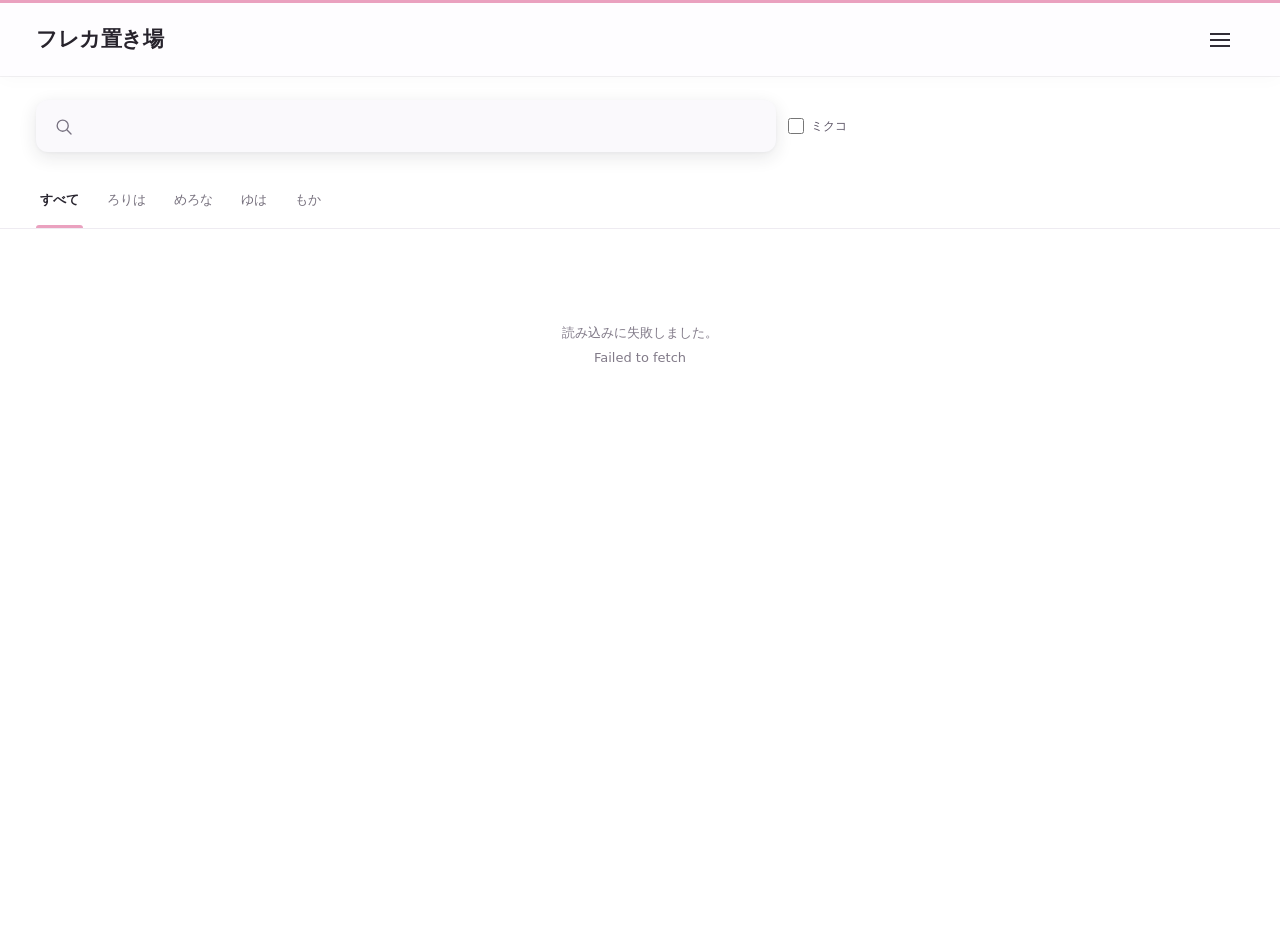
<file: index.html>
<!doctype html><html lang="ja"><head><meta charset="UTF-8"><meta name="viewport" content="width=device-width,initial-scale=1"><meta name="theme-color" content="#ffffff"><title>フレカ置き場 - メイン</title><link rel="stylesheet" href="assets/style.css?v=fixed-desktop-card-viewer-20261123"></head><body data-page="view"><div id="app"></div><script src="assets/config.js"></script><script src="assets/initial-colors.js"></script><script src="assets/core.js?v=site-a-newest-first-20261125"></script><script src="assets/view.js?v=site-a-newest-first-20261125"></script></body></html>
</file>
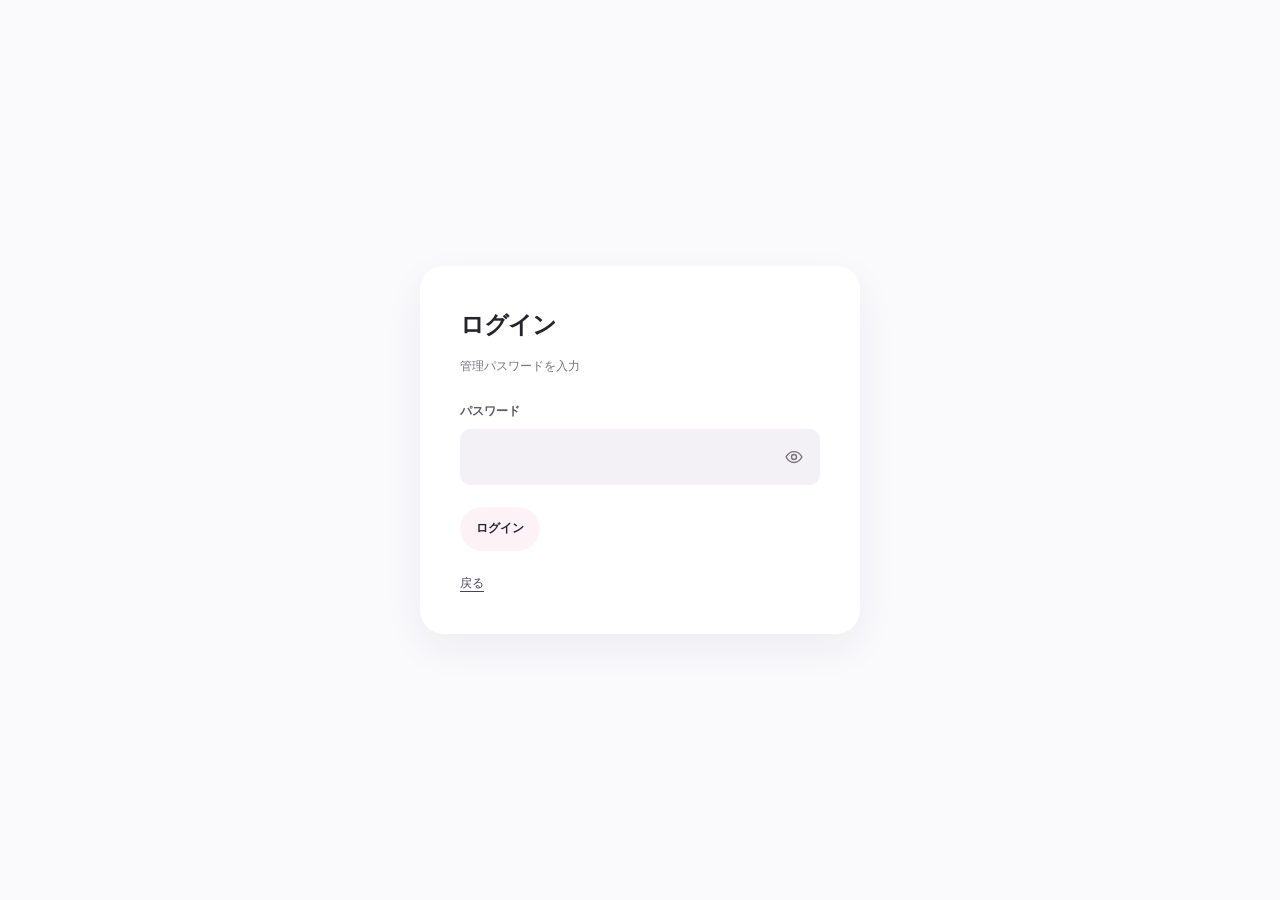
<file: edit.html>
<!doctype html><html lang="ja"><head><meta charset="UTF-8"><meta name="viewport" content="width=device-width,initial-scale=1"><meta name="theme-color" content="#ffffff"><title>フレカ置き場 - メイン</title><link rel="stylesheet" href="assets/style.css?v=mobile-inline-flags-20261126"></head><body data-page="edit"><div id="app"></div><script src="assets/config.js"></script><script src="assets/core.js?v=site-a-newest-first-20261125"></script><script src="assets/edit.js?v=autocomplete-full-replace-20261126"></script></body></html>
</file>
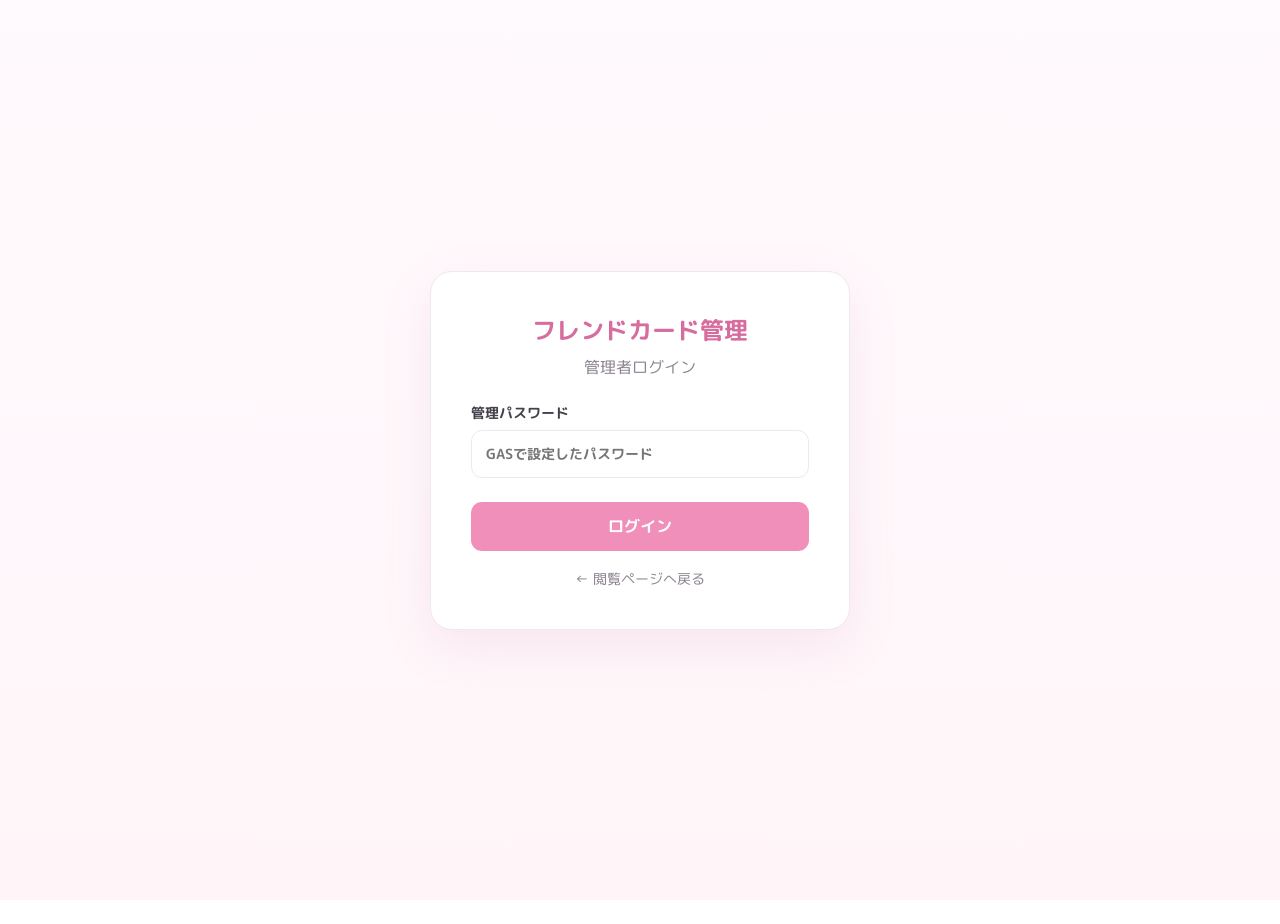
<file: legacy-edit.html>
<!doctype html><html lang="ja"><head><meta charset="utf-8"><meta name="viewport" content="width=device-width,initial-scale=1"><meta name="theme-color" content="#ffffff"><title>フレンドカード管理</title><link rel="preconnect" href="https://fonts.googleapis.com"><link rel="preconnect" href="https://fonts.gstatic.com" crossorigin><link href="https://fonts.googleapis.com/css2?family=M+PLUS+Rounded+1c:wght@400;500;600;700&display=swap" rel="stylesheet"><link rel="stylesheet" href="assets/legacy-style.css"></head><body><script src="assets/legacy-config.js"></script><script src="assets/legacy-edit.js"></script></body></html>
</file>
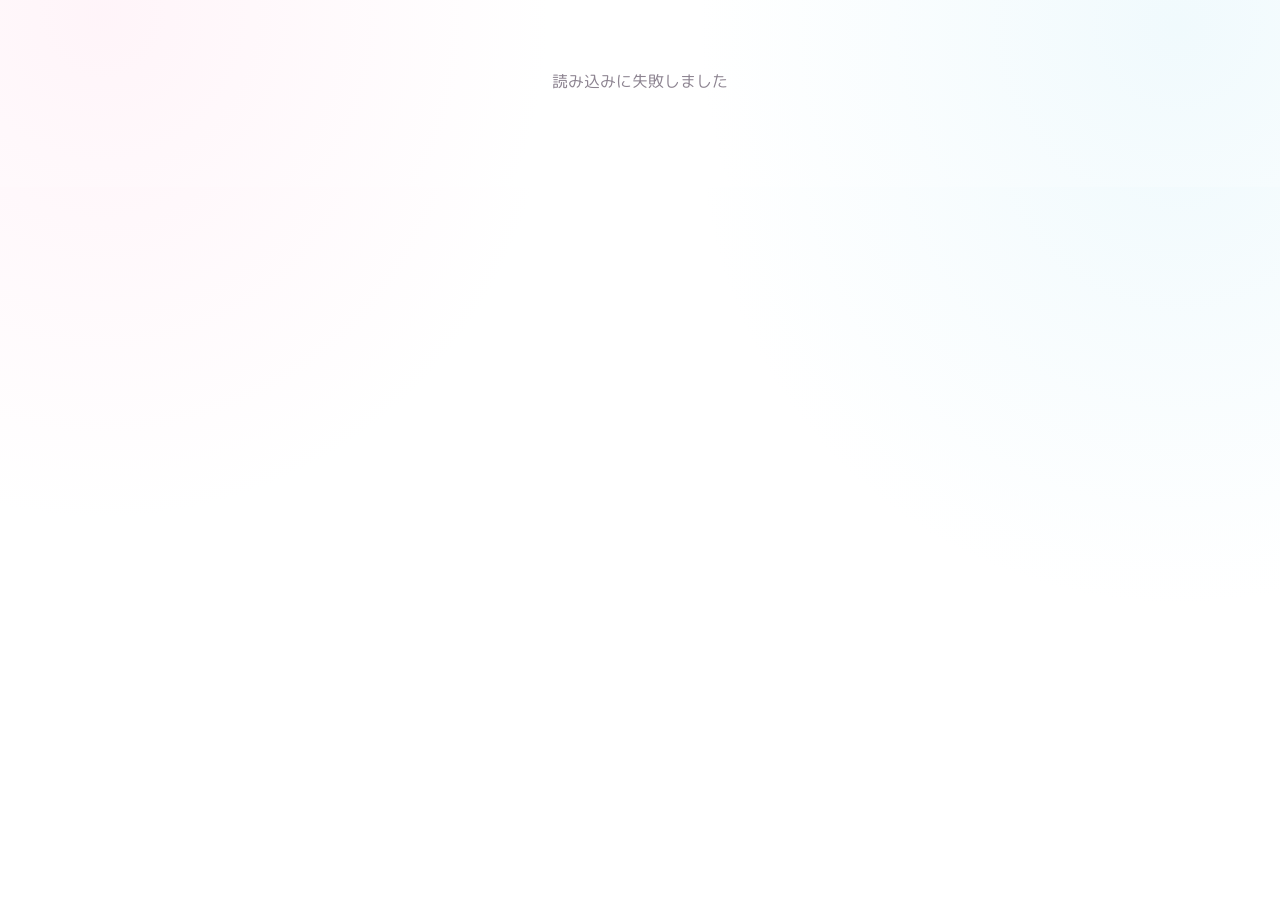
<file: legacy-index.html>
<!doctype html><html lang="ja"><head><meta charset="utf-8"><meta name="viewport" content="width=device-width,initial-scale=1"><meta name="theme-color" content="#ffffff"><title>フレカ置き場</title><link rel="preconnect" href="https://fonts.googleapis.com"><link rel="preconnect" href="https://fonts.gstatic.com" crossorigin><link href="https://fonts.googleapis.com/css2?family=M+PLUS+Rounded+1c:wght@400;500;600;700&display=swap" rel="stylesheet"><link rel="stylesheet" href="assets/legacy-style.css">  <link rel="preconnect" href="https://lh3.googleusercontent.com" crossorigin>
  <link rel="dns-prefetch" href="//lh3.googleusercontent.com">
</head><body><script src="assets/legacy-config.js"></script><script src="assets/legacy-view.js"></script></body></html>
</file>
<file: assets/style.css>
/*
 * Site D — 4.11B / Material-inspired minimal layout
 * A alternative remains entirely separate as v4.10.
 * The same JS, data contracts, page routes, and accessibility semantics are retained.
 * Design principle: whitespace first, lines only when needed, accent only as state.
 */
@property --theme-color { syntax: '<color>'; inherits: true; initial-value: #eaa1bf; }
:root {
  --theme-background: #eaa1bf;
  --old-theme-background: #eaa1bf;
  --theme-color: #eaa1bf;
  --theme-on: #171717;
  --theme-soft: rgba(234,161,191,.13);
  --theme-line: rgba(234,161,191,.35);
  --txt: #25232b;
  --muted: #77747f;
  --quiet: #9895a0;
  --line: #eeebf1;
  --line-strong: #ddd9e2;
  --bg: #faf9fc;
  --surface: #ffffff;
  --surface-soft: #f3f1f6;
  --surface-active: #f0ecf5;
  --danger: #b04452;
  --radius-small: 8px;
  --radius-medium: 12px;
  --radius-dialog: 24px;
  --ease: cubic-bezier(.2,.75,.25,1);
}
* { box-sizing: border-box; }
html { scroll-behavior: smooth; }
body {
  margin: 0;
  min-width: 320px;
  background: var(--surface);
  color: var(--txt);
  font: 14px/1.6 'Noto Sans JP','Hiragino Kaku Gothic ProN', 'Yu Gothic', system-ui, sans-serif;
  font-weight: 400;
  -webkit-font-smoothing: antialiased;
}
body[data-page="view"] { padding-bottom: 32px; }
button,input,textarea,select { font: inherit; }
button { cursor: pointer; -webkit-tap-highlight-color: transparent; }
button:disabled { opacity: .38; cursor: default; }
button:focus-visible, input:focus-visible, select:focus-visible, textarea:focus-visible, a:focus-visible, .ownership-option:focus-within {
  outline: 2px solid #6b5b81; outline-offset: 3px;
}
a { color: inherit; }
svg { width: 20px; height: 20px; fill: none; stroke: currentColor; stroke-width: 1.7; stroke-linecap: round; stroke-linejoin: round; }
.hidden { display: none !important; }
#app { min-height: 100dvh; }

/* 1 — Top app bar: flat surface, small dynamic theme rule (no decorations). */
.app-header { position: sticky; top: 0; z-index: 30; background: var(--surface); }
.title-bar { position: relative; isolation: isolate; background: var(--surface); color: var(--txt); }
.title-bar::after { content: ''; position: absolute; top: 0; left: 0; right: 0; height: 4px; background: var(--theme-background); z-index: 1; }
.title-bar::before { content:''; position:absolute; inset: 0 0 auto; height: 4px; z-index:2; pointer-events:none; background:var(--old-theme-background); opacity: 0; }
.theme-changing .title-bar::before { animation: b-accent-crossfade 700ms ease both; }
@keyframes b-accent-crossfade { from { opacity: 1; } to { opacity: 0; } }
.header-inner { max-width: 1440px; min-height: 76px; margin: auto; padding: 12px 36px 9px; display: flex; align-items: center; justify-content: space-between; gap: 16px; }
.app-title { font-size: 21px; font-weight: 700; letter-spacing: -.025em; color: #27232c; }
.header-actions,.view-header-actions { display:flex; align-items:center; gap:14px; }
.header-date { color:var(--muted); white-space:nowrap; font-size: 11px; letter-spacing: .02em; }
.hamburger { width: 48px; height: 48px; display:flex; flex-direction:column; align-items:center; justify-content:center; gap:5px; border:0; background:transparent; color:#302c36; padding:9px; border-radius:24px; transition:background 180ms ease; }
.hamburger:hover,.hamburger[aria-expanded="true"] { background:var(--surface-soft); }
.hamburger span { width:21px; height:2px; display:block; background:currentColor; border-radius:3px; transition:transform 250ms var(--ease),opacity 180ms ease; }
.hamburger[aria-expanded="true"] span:first-child { transform:translateY(7px) rotate(45deg); }
.hamburger[aria-expanded="true"] span:nth-child(2) { opacity:0; }
.hamburger[aria-expanded="true"] span:last-child { transform:translateY(-7px) rotate(-45deg); }

/* 2 — Modal navigation sheet; keeps the exact original hamburger behaviors. */
.menu-scrim { position:fixed; inset:0; z-index:79; background:rgba(22,18,30,.27); opacity:0; visibility:hidden; pointer-events:none; transition:opacity 300ms ease,visibility 0s linear 310ms; }
.hamburger-panel { position:fixed; right:0; top:0; bottom:0; z-index:80; width:min(344px, calc(100vw - 36px)); display:flex; flex-direction:column; gap:2px; padding:108px 20px 32px; overflow-y:auto; background:var(--surface); box-shadow:-14px 0 55px rgba(34,27,47,.12); opacity:0; transform:translateX(28px); visibility:hidden; pointer-events:none; transition:opacity 260ms ease,transform 300ms var(--ease),visibility 0s linear 310ms; }
.hamburger-panel::before { content:'メニュー'; position:absolute; top:42px; left:36px; font-size:21px; font-weight:700; letter-spacing:-.02em; }
.hamburger-panel :is(a,button) { display:block; width:100%; border:0; border-radius:12px; padding:15px 18px; text-align:left; color:#433e49; font-size:14px; font-weight:500; background:transparent; text-decoration:none; transition:background-color 180ms ease; }
.hamburger-panel :is(a,button):hover { background:#f3f1f6; }
.hamburger-panel .selected { background:var(--theme-soft); font-weight:700; }
/* Close control floats above the drawer, independent of the sliding sheet.
   Its bounds are taken from the header hamburger at the moment of opening. */
.drawer-close {
  position: fixed;
  z-index: 83;
  display: grid;
  place-items: center;
  padding: 0;
  border: 0;
  border-radius: 50%;
  background: transparent;
  color: #302c36;
  font-size: 28px;
  font-weight: 300;
  line-height: 1;
  opacity: 0;
  visibility: hidden;
  pointer-events: none;
  transform: scale(.92);
  transition: opacity 180ms ease, transform 240ms var(--ease), visibility 0s linear 250ms, background-color 180ms ease;
}
.drawer-close.is-open {
  opacity: 1;
  visibility: visible;
  pointer-events: auto;
  transform: scale(1);
  transition-delay: 0s;
}
.drawer-close:hover { background: var(--surface-soft); }
.drawer-close:focus-visible { outline: 2px solid #6b5b81; outline-offset: -3px; }

.hamburger-panel > a:first-of-type { border-bottom:1px solid var(--line); border-radius:0; margin-bottom:12px; padding-bottom:23px; }
.hamburger-panel > a:first-of-type:hover { background:var(--surface-soft); border-radius:12px; }
.menu-scrim.is-open,.hamburger-panel.is-open { opacity:1; visibility:visible; pointer-events:auto; transition-delay:0ms; }
.hamburger-panel.is-open { transform:translateX(0); }

/* 3 — Search and filters: whitespace, no decorated input borders. */
.container { max-width:1440px; margin:0 auto; padding:24px 36px; }
.search { max-width:740px; min-height:52px; display:flex; align-items:center; gap:14px; padding:0 18px; background:var(--surface-soft); border:0; border-radius:var(--radius-medium); box-shadow:none; transition:background 200ms ease,box-shadow 200ms ease; }
.search:focus-within { background:#eeebf3; box-shadow:inset 0 -2px #777086; }
.search svg { color:#777280; width:19px; height:19px; flex-shrink:0; }
.search input { flex:1; min-width:0; padding:13px 0; background:transparent; color:var(--txt); border:0; outline:0; font-size:16px; }
.search input::placeholder { color:#86818e; }
.desktop-tabs { max-width:1440px; margin:auto; padding:0 36px; display:flex; align-items:stretch; gap:20px; overflow-x:auto; scrollbar-width:none; border-bottom:1px solid var(--line); }
.desktop-tabs::-webkit-scrollbar { display:none; }
.char-tab { position:relative; flex-shrink:0; white-space:nowrap; border:0; border-radius:0; background:transparent!important; padding:12px 4px 15px; min-height:52px; color:#77717e; font-size:13px; font-weight:500; transition:color 230ms ease; }
.char-tab::after { content:''; position:absolute; left:0; right:0; height:3px; bottom:0; border-radius:3px 3px 0 0; background:var(--theme-background); transform:scaleX(0); transform-origin:center; transition:transform 280ms var(--ease); }
.char-tab:hover { color:#34303b; }
.char-tab.active { color:#292630; font-weight:700; }
.char-tab.active::after { transform:scaleX(1); }

/* 4 — Public gallery: image-led, not a grid of framed rectangles. */
.card-grid { display:grid; grid-template-columns:repeat(2,minmax(0,1fr)); gap:26px 16px; align-items:start; }
.freca-card { min-width:0; background:transparent; border:0; border-radius:0; box-shadow:none; overflow:visible; }
.card-picture { background:#f2f0f5; aspect-ratio:59 / 86; overflow:hidden; border-radius:7px; display:flex; align-items:center; justify-content:center; cursor:zoom-in; transition:box-shadow 220ms ease; }
.card-picture img { width:100%; height:100%; object-fit:cover; transition:transform 300ms var(--ease); }
.freca-card:hover .card-picture { box-shadow:0 6px 18px rgba(36,29,43,.08); }
.freca-card:hover .card-picture img { transform:scale(1.018); }
.card-detail { padding:11px 2px 0; }
.card-chara { color:#292530; font-size:13px; font-weight:650; line-height:1.45; }
.card-code { color:#76717d; font-size:12px; line-height:1.55; margin-top:4px; overflow-wrap:anywhere; }
.empty-image { display:flex; flex-direction:column; align-items:center; justify-content:center; gap:8px; color:#a29da9; }
.empty-image span { font-size:26px; font-weight:300; }
.empty-image small { font-size:12px; }
.placeholder-panel { grid-column:1 / -1; text-align:center; padding:68px 12px; color:#817a88; font-size:13px; background:transparent; border:0; border-radius:0; box-shadow:none; line-height:1.9; }
.pager { display:flex; justify-content:center; gap:6px; flex-wrap:wrap; margin:24px auto; }
.pager button { width:42px; height:42px; border:0; border-radius:50%; background:transparent; color:#77717e; }
.pager button:hover { background:#f0eef3; }
.pager button.active { color:#242029; background:var(--theme-soft); font-weight:700; }
.pager-ellipsis { display:grid; place-items:center; width:28px; color:#9a95a1; }
.bottom-nav { display:none; }

/* 5 — Forms and simple actions. The only filled actions are primary. */
.btn { min-height:40px; padding:9px 16px; border:0; border-radius:22px; color:#544d5b; background:var(--surface-soft); font-size:12px; font-weight:600; transition:background 160ms ease,transform 160ms ease; }
.btn:hover { background:#eae6ef; }
.btn:active,.tiny-btn:active { transform:scale(.982); }
.btn.primary { color:#28232e; background:var(--theme-soft); font-weight:700; }
.btn.primary:hover { filter:brightness(.97); }
.btn.danger,.tiny-btn.danger { color:var(--danger); }
.tiny-btn { background:transparent; border:0; border-radius:18px; padding:7px 13px; font-size:12px; font-weight:500; color:#5c5663; transition:background 180ms ease, transform 180ms ease; }
.tiny-btn:hover { background:var(--surface-soft); }
.row { display:flex; align-items:center; flex-wrap:wrap; gap:8px; }
.row.between { justify-content:space-between; }
.note { margin:0; font-size:12px; line-height:1.8; color:var(--muted); font-weight:400; }
.section-head { display:flex; align-items:center; justify-content:space-between; gap:16px; margin:6px 0 20px; }
.section-head h2 { margin:0; color:#292531; font-size:22px; font-weight:700; letter-spacing:-.035em; line-height:1.35; }
.section-head h2 small { font-size:12px; font-weight:400; margin-left:8px; letter-spacing:0; }

/* 6 — Auth: compact neutral form, only one elevated functional surface. */
.auth-screen { min-height:100dvh; display:grid; place-items:center; padding:32px 16px; background:var(--bg); }
.login-panel { width:min(440px,100%); padding:40px; background:#fff; border:0; border-radius:24px; box-shadow:0 14px 40px rgba(36,30,45,.06); }
.login-panel h1 { margin:0 0 12px; font-size:24px; letter-spacing:-.035em; }
.login-panel form { margin-top:24px; }
.login-panel .btn { margin-top:4px; min-height:44px; }
.login-panel > .note:last-child { margin-top:22px; }
.login-panel a { color:#4c4359; text-underline-offset:4px; }
.login-panel .password-control{display:block;position:relative;width:100%;}
.login-panel .password-control input{padding-right:58px;}
.login-panel .password-peek{position:absolute;top:0;right:0;bottom:0;width:52px;display:grid;place-items:center;border:0;border-radius:0 10px 10px 0;background:transparent;color:#77717e;cursor:pointer;touch-action:none;-webkit-user-select:none;user-select:none;padding:0;}
.login-panel .password-peek[aria-pressed="true"]{color:#28252e;}
.login-panel .password-peek:focus-visible{outline:2px solid #777086;outline-offset:-3px;}
.field { display:grid; gap:8px; margin:18px 0; font-size:12px; font-weight:650; color:#5d5865; }
.field input,.field select,.field textarea { width:100%; min-height:48px; border:0; border-radius:10px; background:var(--surface-soft); color:#28252e; padding:12px 14px; font-size:16px; outline:0; }
.field textarea { min-height:100px; resize:vertical; line-height:1.7; }
.field input:focus,.field select:focus,.field textarea:focus { box-shadow:inset 0 -2px #777086; }

/* 7 — Edit dashboard, understated hierarchy and flat item rows. */
.admin-shell { width:min(100%,1320px); margin:0 auto; padding:36px 38px 90px; }
.animated-content { animation:b-content-fade 230ms ease both; }
@keyframes b-content-fade { from { opacity:.7; transform:translateY(5px); } to { opacity:1; transform:translateY(0); } }
.admin-shell .search { margin-bottom:16px; max-width:740px; }
.sub-tabs { display:flex; width:fit-content; align-items:center; gap:26px; margin:0 0 36px; border-bottom:1px solid var(--line-strong); }
.sub-tab { position:relative; border:0; border-radius:0; color:#77717e; background:transparent; padding:10px 0 14px; min-height:44px; font-size:14px; font-weight:500; }
.sub-tab.active { color:#2b2731; font-weight:700; }
.sub-tab.active::after { content:''; position:absolute; height:3px; bottom:-1px; left:0; right:0; border-radius:3px; background:var(--theme-background); }
.character-filter { display:flex; align-items:center; gap:10px; width:100%; margin:14px 0 26px; min-height:44px; }
.filter-all { flex:0 0 auto; min-width:60px; }
.filter-scroll { display:flex; gap:4px; flex:1; min-width:0; overflow-x:auto; scrollbar-width:none; padding:0; overscroll-behavior-inline:contain; }
.filter-scroll::-webkit-scrollbar { display:none; }
.filter-pill { position:relative; flex:0 0 auto; border:0; background:transparent; color:#706a77; padding:10px 16px; border-radius:24px; min-height:42px; white-space:nowrap; font-size:12px; font-weight:500; transition:background-color 200ms ease, color 200ms ease; }
.filter-pill.active { background:var(--item-soft); color:#25222c; font-weight:700; }
.filter-pill:hover { background:#f3f1f6; }
.admin-card-grid { display:grid; grid-template-columns:repeat(2,minmax(0,1fr)); gap:28px 18px; margin-top:28px; }
.admin-card { min-width:0; background:transparent; border:0; border-radius:0; box-shadow:none; overflow:visible; }
.admin-image { display:grid; place-items:center; height:190px; background:#f1eff4; border-radius:7px; cursor:zoom-in; overflow:hidden; }
.admin-image img { width:100%; height:100%; object-fit:cover; }
.admin-card-body { padding:13px 2px; }
.admin-title { font-size:14px; font-weight:650; overflow-wrap:anywhere; }
.admin-sub { font-size:12px; color:var(--muted); margin:4px 0 8px; }

/* 8 — Ownership: one row per outfit, chips only for printed characters. */
.owned-grid { display:grid; grid-template-columns:repeat(1,minmax(0,1fr)); gap:0; margin-top:22px; }
.owned-card { padding:20px 1px 21px; border:0; border-radius:0; border-bottom:1px solid var(--line); background:transparent; box-shadow:none; }
.owned-card strong { font-size:15px; font-weight:650; }
.owned-card > .note { margin-top:2px; }
.chip-row { display:flex; flex-wrap:wrap; gap:8px; margin:13px 0 4px; }
.chip { display:inline-flex; align-items:center; gap:4px; padding:4px 12px; background:var(--item-soft); color:#3c3743; border:0; border-radius:19px; font-size:11px; font-weight:500; }
.owned-card .row { margin-top:12px; }

/* 9 — Print plans: section label and hairline separators instead of panels. */
.plan-heading { margin:42px 0 16px; font-size:20px; font-weight:700; letter-spacing:-.03em; }
.plan-set { margin:0 0 30px; background:transparent; border:0; border-radius:0; box-shadow:none; overflow:visible; }
.plan-set-head { display:flex; justify-content:flex-start; padding:12px 1px 10px; background:transparent; color:#77717d; border-bottom:1px solid var(--line-strong); font-size:12px; font-weight:600; }
.plan-item { display:flex; align-items:center; gap:14px; padding:16px 1px; min-width:0; border-bottom:1px solid var(--line); }
.plan-item input[type=checkbox] { flex:0 0 auto; width:19px; height:19px; accent-color:#655d70; cursor:pointer; }
.plan-content { min-width:0; flex:1; overflow:hidden; }
.plan-item .name { color:#33303b; font-weight:600; font-size:14px; overflow:hidden; text-overflow:ellipsis; white-space:nowrap; }

.plan-note { font-size:12px; margin-top:3px; color:#898590; line-height:1.5; white-space:nowrap; overflow:hidden; text-overflow:ellipsis; }
.plan-actions { flex:0 0 auto; display:flex; align-items:center; gap:0; flex-wrap:nowrap; }
.plan-actions .tiny-btn { font-size:11px; padding:8px 11px; min-width:40px; }
@keyframes b-check-pop { 0%{transform:scale(.85)} 65%{transform:scale(1.09)} 100%{transform:scale(1)} }
.plan-item.just-checked input[type=checkbox] { animation:b-check-pop 200ms ease-out; }

/* 10 — Color settings: flat editable rows with an intentional preview swatch. */
.color-grid { display:grid; grid-template-columns:repeat(1,minmax(0,1fr)); gap:0 36px; margin-top:18px; }
.color-card { border:0; border-radius:0; border-bottom:1px solid var(--line); background:transparent; padding:22px 0 23px; display:grid; gap:12px; }
.color-card > strong { font-size:15px; font-weight:650; }
.color-mode { display:flex; gap:22px; flex-wrap:wrap; }
.color-mode label { display:inline-flex; align-items:center; gap:7px; font-size:12px; color:#696373; cursor:pointer; }
.color-mode input { accent-color:#665c77; }
.color-control { display:flex; align-items:center; gap:14px; }
.color-control input[type=color] { width:44px; height:44px; border:0; background:none; padding:0; cursor:pointer; }
.color-control input[type=text] { flex:1; width:100%; min-width:0; border:0; border-radius:10px; background:var(--surface-soft); padding:12px 14px; font-size:14px; text-transform:uppercase; }
.color-sample { width:100%; min-height:43px; display:grid; place-items:center; background:var(--sample); color:var(--sample-on); font-weight:600; font-size:12px; border-radius:6px; }

/* 11 — Ownership multiple-selection dialog. */
.owned-select-caption { display:flex; justify-content:space-between; gap:14px; color:#4b4651; font-size:13px; margin:22px 0 10px; }
.owned-select-caption > span { color:var(--muted); font-size:11px; }
.ownership-options { display:grid; grid-template-columns:repeat(3,minmax(0,1fr)); gap:8px; }
.ownership-option { display:flex; justify-content:center; align-items:center; gap:5px; cursor:pointer; background:#f4f2f7; color:#6b6572; border:0; border-radius:11px; min-height:44px; padding:8px 4px; font-size:12px; transition:background-color 180ms ease; white-space:nowrap; }
.ownership-option.chosen { background:var(--item-soft); color:#302b35; font-weight:700; }
.ownership-option input { position:absolute; width:1px; height:1px; opacity:0; pointer-events:none; }
.ownership-option .tick { visibility:hidden; }
.ownership-option.chosen .tick { visibility:visible; }

/* 12 — Modal/dialog surfaces are purposefully elevated (not a layout grid). */
.overlay,.dialog-shade { position:fixed; inset:0; z-index:70; background:rgba(27,23,34,.5); display:grid; place-items:center; padding:20px; animation:b-overlay-in 180ms ease both; }
.overlay { z-index:60; }
.overlay img { max-width:min(520px,92vw); max-height:87vh; object-fit:contain; border-radius:8px; box-shadow:0 18px 60px rgba(20,14,30,.2); }
.overlay-close { position:fixed; right:25px; top:20px; width:44px; height:44px; border:0; background:white; color:#4c4554; border-radius:50%; font-size:24px; }
.dialog { background:#fff; width:min(520px,100%); max-height:90dvh; overflow-y:auto; padding:26px 30px 30px; border:0; border-radius:var(--radius-dialog); box-shadow:0 24px 90px rgba(28,23,34,.19); animation:b-dialog-in 250ms var(--ease) both; }
.dialog h2 { font-size:20px; font-weight:700; margin:0; }
.dialog-actions { display:flex; justify-content:flex-end; gap:10px; margin-top:28px; }
.preview { width:100%; min-height:148px; display:grid; place-items:center; background:var(--surface-soft); border:0; border-radius:9px; overflow:hidden; font-size:12px; color:#827d89; }
.preview img { width:auto; height:148px; max-width:100%; object-fit:contain; }
@keyframes b-overlay-in { from{opacity:0} to{opacity:1} }
@keyframes b-dialog-in { from{opacity:0;transform:translateY(10px) scale(.99)} to{opacity:1;transform:translateY(0) scale(1)} }
.toast { position:fixed; z-index:110; left:50%; bottom:26px; transform:translateX(-50%); padding:12px 20px; background:#353039; color:white; border-radius:24px; font-size:12px; opacity:0; pointer-events:none; transition:opacity 200ms ease; box-shadow:0 7px 25px rgba(25,22,29,.15); }
.toast.show { opacity:1; }

/* Responsive columns and rhythm */
@media(min-width:700px) {
  .card-grid { grid-template-columns:repeat(4,minmax(0,1fr)); gap:30px 20px; }
  .admin-card-grid { grid-template-columns:repeat(3,minmax(0,1fr)); gap:30px 22px; }
  .owned-grid { grid-template-columns:repeat(2,minmax(0,1fr)); column-gap:42px; }
  .color-grid { grid-template-columns:repeat(2,minmax(0,1fr)); }
}
@media(min-width:1100px) {
  .card-grid { grid-template-columns:repeat(5,minmax(0,1fr)); gap:36px 24px; }
  .admin-card-grid { grid-template-columns:repeat(4,minmax(0,1fr)); }
}
@media(min-width:1400px) { .card-grid { grid-template-columns:repeat(6,minmax(0,1fr)); } }

@media(max-width:699px) {
  body[data-page="view"] { padding-bottom:90px; }
  .header-inner { min-height:66px; padding:9px 16px 6px; }
  .app-title { font-size:17px; }
  .header-date { font-size:10px; }
  .header-actions,.view-header-actions { gap:5px; }
  .hamburger { width:44px; height:44px; }
  .container { padding:18px 16px; }
  .desktop-tabs { display:none; }
  .card-grid { grid-template-columns:repeat(2,minmax(0,1fr)); gap:24px 12px; }
  .card-picture { border-radius:5px; }
  .card-detail { padding:9px 1px 0; }
  .card-chara { font-size:12px; }
  .card-code { font-size:11px; }
  .bottom-nav { display:block; position:fixed; left:0; right:0; bottom:0; z-index:40; height:77px; background:var(--surface); box-shadow:0 -3px 22px rgba(30,26,37,.07); }
  .bottom-nav-inner { display:flex; align-items:center; gap:10px; width:100%; height:100%; padding:0 12px; }
  .bottom-all { display:flex; align-items:center; justify-content:center; flex:0 0 58px; padding:10px 4px; border:0; background:transparent; border-radius:17px; font-size:11px; color:#736e7a; min-height:42px; }
  .bottom-all.active { background:var(--item-soft); color:#302b35; font-weight:700; }
  .nav-scroller { display:block; flex:1; min-width:0; height:100%; overflow-x:auto; scroll-snap-type:x mandatory; scrollbar-width:none; }
  .nav-scroller::-webkit-scrollbar { display:none; }
  .nav-track { display:flex; width:100%; height:100%; }
  .nav-slide { flex:0 0 100%; width:100%; height:100%; display:flex; align-items:center; gap:2px; padding:0; scroll-snap-align:start; }
  .bottom-char { flex:1 1 0; width:0; min-width:0; min-height:42px; display:grid; place-items:center; padding:10px 1px; border:0; border-radius:17px; background:transparent; color:#746f7c; font-size:11px; transition:background 260ms ease; }
  .bottom-char.active { background:var(--item-soft); color:#292531; font-weight:700; }
  .bottom-char:not(.active):active,.bottom-all:not(.active):active { background:var(--surface-soft); }
  .admin-shell { padding:26px 16px 72px; }
  .section-head { margin:2px 0 20px; }
  .section-head h2 { font-size:18px; }
  .section-head .btn { padding:9px 13px; font-size:11px; min-height:39px; }
  .sub-tabs { gap:26px; margin-bottom:28px; }
  .character-filter { gap:5px; margin:10px 0 23px; }
  .filter-pill { padding:10px 13px; }
  .admin-card-grid { gap:25px 14px; }
  .admin-image { height:160px; }
  .admin-card-body { padding:10px 0; }
  .owned-card { padding:20px 0; }
  .plan-heading { font-size:18px; margin:36px 0 14px; }
  .plan-item { gap:9px; padding:14px 0; }
  .plan-actions { gap:0; }
  .plan-actions .tiny-btn { min-width:34px; padding:7px 7px; font-size:11px; }
  .dialog { padding:22px 20px 25px; border-radius:20px; }
  .color-grid { grid-template-columns:1fr; }
  .hamburger-panel { width:min(340px,calc(100vw - 32px)); }
}
@media(prefers-reduced-motion:reduce) {
  *,*::before,*::after { scroll-behavior:auto!important; animation-duration:.001ms!important; transition-duration:.001ms!important; }
}


/* ======================================================================
   SITE D 4.11D — design D: B's structural minimalism + C's glass & motion
   No JS or backend contracts changed. Keep as an independent CSS variant.
   Glass belongs to navigation and temporary overlays, NOT content cards.
   ====================================================================== */
:root {
  --d-spring: cubic-bezier(.22,1,.36,1);
  --d-glass: rgba(254,253,255,.84);
  --d-solid: #fff;
  --d-glass-stroke: rgba(255,255,255,.72);
}
/* B-like flat page, with C-like luminous/frosted top navigation. */
body { background:#fff; }
.app-header {
  background:transparent;
  isolation:isolate;
}
.title-bar {
  background:var(--d-glass);
  -webkit-backdrop-filter:blur(24px) saturate(1.4);
  backdrop-filter:blur(24px) saturate(1.4);
  box-shadow:0 1px 0 rgba(61,52,72,.065), 0 3px 18px rgba(50,36,59,.025);
}
/* Keep B's narrow accent rather than C's full tinted block. */
.title-bar::after,.title-bar::before { height:3px; }
.app-title { letter-spacing:-.02em; }
.hamburger,
.hamburger span { transition-duration:260ms; transition-timing-function:var(--d-spring); }
.hamburger:hover { background:rgba(235,231,240,.55); }
.hamburger:active { transform:scale(.94); }
/* C-inspired glass navigation sheet, still in B's right drawer geometry.
   Position of close X is set from the hamburger's actual rect by B.1 JS. */
.menu-scrim {
  background:rgba(28,23,35,.21);
  -webkit-backdrop-filter:blur(0px);
  backdrop-filter:blur(0px);
  transition:opacity 380ms ease,backdrop-filter 380ms ease,
             -webkit-backdrop-filter 380ms ease,visibility 0s linear 410ms;
}
.menu-scrim.is-open {
  -webkit-backdrop-filter:blur(4px);
  backdrop-filter:blur(4px);
  transition-delay:0s;
}
.hamburger-panel {
  background:rgba(251,250,254,.94);
  border-left:1px solid var(--d-glass-stroke);
  -webkit-backdrop-filter:blur(34px) saturate(1.45);
  backdrop-filter:blur(34px) saturate(1.45);
  box-shadow:-18px 0 65px rgba(38,29,48,.14),inset 1px 0 rgba(255,255,255,.7);
  transform:translate3d(32px,0,0) scale(.992);
  transform-origin:right center;
  filter:blur(3px);
  transition:opacity 320ms ease,transform 410ms var(--d-spring),filter 320ms ease,visibility 0s linear 425ms;
}
.hamburger-panel.is-open {
  transform:translate3d(0,0,0) scale(1);
  filter:blur(0px);
}
.hamburger-panel :is(a,button) {
  transition:background-color 200ms ease,color 190ms ease,transform 240ms var(--d-spring);
}
.hamburger-panel :is(a,button):hover {
  background:rgba(231,228,238,.7);
  transform:translateX(2px);
}
.drawer-close {
  transition:opacity 220ms ease,transform 290ms var(--d-spring),visibility 0s linear 330ms,background-color 200ms ease;
}
.drawer-close.is-open { transition-delay:0s; }
.drawer-close:hover { background:rgba(236,233,242,.82); }
/* Keep B's no-outline search field, give it restrained C-like tactility. */
.search {
  background:rgba(243,241,246,.94);
  transition:background-color 230ms ease,box-shadow 250ms ease,transform 250ms var(--d-spring);
}
.search:focus-within {
  background:rgba(241,238,246,.98);
  box-shadow:inset 0 -2px rgba(109,94,128,.55), 0 3px 15px rgba(45,36,54,.04);
}
/* Tabs stay understated B-style, but transitions feel more fluid. */
.char-tab { transition:color 320ms ease; }
.char-tab::after { transition:transform 390ms var(--d-spring); }
.filter-pill,.bottom-char,.bottom-all {
  transition:background-color 400ms var(--d-spring),color 260ms ease,transform 210ms var(--d-spring);
}
/* Gallery remains visually identical in structure to B. Card entrance is C-like. */
@keyframes d-card-enter {
  from { opacity:0; transform:translate3d(0,9px,0) scale(.994); }
  to   { opacity:1; transform:translate3d(0,0,0) scale(1); }
}
.animated-grid .freca-card {
  animation:d-card-enter 360ms var(--d-spring) both;
  animation-delay:var(--stagger,0ms);
}
.card-picture { transition:box-shadow 280ms ease,transform 380ms var(--d-spring); }
.card-picture img { transition:transform 450ms var(--d-spring); }
@media (hover:hover) {
  .freca-card:hover .card-picture { transform:translateY(-2px); }
  .filter-pill:hover:not(.active) { background:#f1eff5; }
  .btn:hover,.tiny-btn:hover { transform:translateY(-1px); }
}
/* C-like responsive gestures for actions. No excessive bounce. */
.btn,.tiny-btn,.pager button,.sub-tab {
  transition:background-color 220ms ease,color 220ms ease,transform 210ms var(--d-spring),box-shadow 220ms ease;
}
.btn:active,.tiny-btn:active,.pager button:active,.sub-tab:active { transform:scale(.97); }
.animated-content { animation:d-content-enter 320ms var(--d-spring) both; }
@keyframes d-content-enter {
  from { opacity:.45; transform:translateY(9px); }
  to { opacity:1; transform:translateY(0); }
}
.plan-item.just-checked input[type=checkbox] { animation:d-check-pop 240ms var(--d-spring); }
@keyframes d-check-pop { 0%{transform:scale(.84)} 65%{transform:scale(1.07)} 100%{transform:scale(1)} }
/* Temporary controls are glass; content rows/cards stay B-flat. */
.dialog-shade,.overlay {
  background:rgba(26,22,35,.42);
  -webkit-backdrop-filter:blur(6px);
  backdrop-filter:blur(6px);
  animation:d-scrim-enter 230ms ease-out both;
}
.dialog {
  background:rgba(253,252,255,.96);
  border:1px solid rgba(255,255,255,.88);
  border-radius:21px;
  box-shadow:0 26px 80px rgba(27,22,35,.18);
  -webkit-backdrop-filter:blur(30px) saturate(1.3);
  backdrop-filter:blur(30px) saturate(1.3);
  animation:d-dialog-enter 320ms var(--d-spring) both;
}
@keyframes d-scrim-enter { from { opacity:0; } to { opacity:1; } }
@keyframes d-dialog-enter {
  from { opacity:0; transform:translateY(12px) scale(.985); }
  to { opacity:1; transform:translateY(0) scale(1); }
}
.overlay-close { background:rgba(255,255,255,.91); -webkit-backdrop-filter:blur(16px);backdrop-filter:blur(16px); }
/* Mobile: glass navigation bar across full width, not a floating capsule.
   Preserves B's single horizontal row and the 4-group slide interaction. */
@media(max-width:699px){
  .bottom-nav {
    background:rgba(253,252,255,.81);
    border-top:1px solid rgba(255,255,255,.86);
    -webkit-backdrop-filter:blur(27px) saturate(1.5);
    backdrop-filter:blur(27px) saturate(1.5);
    box-shadow:0 -5px 28px rgba(36,28,47,.09), inset 0 1px 0 rgba(255,255,255,.74);
    padding-bottom:env(safe-area-inset-bottom,0px);
    height:calc(77px + env(safe-area-inset-bottom,0px));
  }
  body[data-page="view"] { padding-bottom:calc(100px + env(safe-area-inset-bottom,0px)); }
  .bottom-nav-inner { height:77px; }
  .hamburger-panel { background:rgba(251,250,254,.96); }
  .plan-actions .tiny-btn { min-height:42px; }
}
/* No blur in constrained environments and honor system accessibility. */
@supports not ((backdrop-filter:blur(3px)) or (-webkit-backdrop-filter:blur(3px))){
  .title-bar,.hamburger-panel,.bottom-nav,.dialog{background:var(--d-solid);}
  .menu-scrim,.dialog-shade,.overlay{background:rgba(28,23,35,.35);}
}
@media(prefers-reduced-transparency:reduce){
  .title-bar,.hamburger-panel,.bottom-nav,.dialog{
    background:#fff!important;-webkit-backdrop-filter:none!important;backdrop-filter:none!important;
  }
  .menu-scrim,.dialog-shade,.overlay{-webkit-backdrop-filter:none!important;backdrop-filter:none!important;}
}
@media(prefers-contrast:more){
  .title-bar,.bottom-nav{background:#fff;border-color:#a19baa;}
  .hamburger-panel{background:#fff;}
}
@media(prefers-reduced-motion:reduce){
  .hamburger-panel,.menu-scrim,.drawer-close,.animated-grid .freca-card,.animated-content,.dialog,.overlay,.dialog-shade,
  .plan-item.just-checked input[type=checkbox]{animation:none!important;transition:none!important;filter:none!important;}
  .hamburger-panel{transform:translateX(0)!important;}
}

/* Site D v4.11D.1 — compact data-entry forms and understated contrast */
.search input::placeholder,.field input::placeholder,.field textarea::placeholder,
.upload-fields input::placeholder,.card-upload-url input::placeholder{color:#ada8b4;opacity:1}
.ownership-option.chosen{background:var(--item-soft);box-shadow:inset 0 0 0 1px var(--item-line);font-weight:700}
.filter-pill.active,.bottom-char.active,.bottom-all.active{background:var(--item-soft);box-shadow:inset 0 0 0 1px var(--item-line)}
.dialog-heading{margin-bottom:24px;align-items:center}
.dialog-x{display:grid;place-items:center;flex-shrink:0;width:40px;height:40px;border:0;border-radius:50%;background:transparent;color:#4c4754;font-size:25px;font-weight:300;line-height:1;transition:background .2s ease,transform .2s ease}
.dialog-x:hover{background:rgba(78,65,88,.08)}.dialog-x:active{transform:scale(.96)}
.ownership-dialog .field{margin:12px 0 20px}
.ownership-options{margin:14px 0 12px;gap:8px}
.dialog-actions{margin-top:24px}
/* Select files in an intentional drop area; one editable costume name per preview. */
.card-entry-dialog{width:min(620px,100%)}
.card-upload-zone{display:flex;flex-direction:column;gap:6px;align-items:center;justify-content:center;min-height:124px;background:rgba(243,240,248,.75);border:1px dashed #d9d4e0;border-radius:15px;color:#595263;cursor:pointer;transition:background .18s ease,border-color .18s ease}
.card-upload-zone:hover,.card-upload-zone.dragging,.card-upload-zone:focus-visible{background:#ebe6f2;border-color:#b8adca;outline-offset:2px}
.card-upload-zone.upload-busy{opacity:.7;pointer-events:none}
.upload-symbol{font-size:22px;font-weight:300;line-height:1}.card-upload-zone strong{font-size:13px;font-weight:600}.upload-hint{color:#9b94a2;font-size:11px}
.card-upload-url{display:flex;align-items:center;gap:10px;margin-top:10px}
.card-upload-url input{flex:1;min-width:0;padding:12px 14px;border:0;background:var(--surface-soft);border-radius:10px;font-size:14px}
.upload-entries{display:grid;gap:0;margin-top:18px}
.upload-entry{display:flex;align-items:center;gap:12px;min-width:0;padding:14px 0;border-bottom:1px solid var(--line)}
.upload-thumb{flex:0 0 76px;width:76px;height:88px;background:#f3f1f6;display:grid;place-items:center;overflow:hidden;border-radius:9px;color:#aaa3af;font-size:11px}
.upload-thumb img{width:100%;height:100%;object-fit:contain}
.upload-fields{display:grid;grid-template-columns:1fr;gap:7px;flex:1;min-width:0}
.upload-fields :is(input,select){width:100%;min-width:0;height:39px;padding:8px 11px;border:0;background:#f6f4f8;border-radius:8px;font-size:14px;color:#302a35}
.upload-remove{flex:0 0 32px;width:32px;height:32px;border:0;background:transparent;color:#756b7a;font-size:20px;border-radius:50%}.upload-remove:hover{background:#eeebf3}
.add-entry-link{margin-top:16px;padding:10px 0;background:none;border:0;color:#71657c;font-size:12px;font-weight:600;text-align:left}
.add-entry-link:hover{text-decoration:underline;text-underline-offset:4px}
@media(max-width:699px){.card-entry-dialog{padding:22px 18px}.card-upload-zone{min-height:105px}.upload-entry{gap:9px}.upload-thumb{flex-basis:65px;width:65px;height:78px}.upload-fields :is(input,select){font-size:16px}.dialog-x{width:42px;height:42px}}

/* v4.11D.2 — ownership heading removal, compact count and close X */
.ownership-dialog { position:relative; padding-top:40px; }
.ownership-dialog > .dialog-x { position:absolute; top:10px; right:14px; z-index:1; }
.ownership-count { margin:6px 0 0; font-size:11px; }


/* ===== v4.11D.3: requested mobile navigation and consistent search only ===== */
/* One shared search-field size, icon alignment, and left edge across pages. */
body[data-page="view"] .container > .search,
body[data-page="edit"] .admin-shell .search {
  display:flex;
  width:100%;
  max-width:740px;
  min-height:52px;
  height:52px;
  padding:0 18px;
  border-radius:var(--radius-medium);
  align-items:center;
  gap:14px;
  box-sizing:border-box;
}
body[data-page="view"] .container > .search input,
body[data-page="edit"] .admin-shell .search input {
  min-height:0;
  height:100%;
  padding:0;
  line-height:normal;
}
/* Desktop uses differently sized page wrappers; align search fields without
   moving the surrounding content or changing the layout of either page. */
@media (min-width:700px) {
  body[data-page="edit"] .admin-shell .search {
    width:min(740px, calc(100vw - 72px));
    max-width:none;
    margin-left:0;
  }
}
@media (max-width:699px) {
  /* Each character owns one thin color strip; no full-width strip. */
  /* Every group has FOUR equal-width slots, even groups of three or two. */
  body[data-page="view"] .nav-slide {
    justify-content:flex-start;
  }
  body[data-page="view"] .bottom-char {
    flex:0 0 calc((100% - 6px) / 4);
    width:calc((100% - 6px) / 4);
    min-width:0;
  }
  /* The four character slots keep equal widths, including the two-person group.
     Only the bottom edge receives color; nothing is pill-shaped. */
  body[data-page="view"] .bottom-all,
  body[data-page="view"] .bottom-char {
    position:relative;
    align-self:stretch;
    height:100%;
    background:transparent !important;
    border:0 !important;
    border-radius:0 !important;
    box-shadow:none !important;
  }
  body[data-page="view"] .bottom-all.active,
  body[data-page="view"] .bottom-char.active {
    background:transparent !important;
    box-shadow:none !important;
  }
  body[data-page="view"] .bottom-all::after,
  body[data-page="view"] .bottom-char::after {
    content:"";
    position:absolute;
    left:3px;
    right:3px;
    bottom:0;
    height:3px;
    background:var(--item-background,var(--item-color));
    pointer-events:none;
  }
}


/* Site D v4.11D.6 — only menu-line consistency and sticky, floating search. */
:root { --search-sticky-top: 76px; }
/* The three strokes keep exactly the same thickness, including flex layout. */
.hamburger span {
  box-sizing: border-box;
  flex: 0 0 2px;
  height: 2px;
  min-height: 2px;
  width: 21px;
  border-radius: 1px;
}
/* Viewer: the search wrapper is a sibling of the rest of the content so that
   sticky positioning is not constrained to a search-only parent. */
body[data-page="view"] .search-dock {
  position: sticky;
  top: var(--search-sticky-top);
  z-index: 29;
  background: rgba(255,255,255,.91);
  -webkit-backdrop-filter: blur(12px);
  backdrop-filter: blur(12px);
}
/* Admin: search fields are inside the same content container as their results. */
body[data-page="edit"] .admin-shell .search {
  position: sticky;
  top: calc(var(--search-sticky-top) + 12px);
  z-index: 29;
}
/* A subtle elevation, without changing width, height, margins or typography. */
body[data-page="view"] .site-a-public-search-row > .search,
body[data-page="edit"] .admin-shell .search {
  background: rgb(250,249,252);
  box-shadow: 0 5px 18px rgba(39,32,49,.11), 0 1px 3px rgba(39,32,49,.035);
  transition: background 230ms ease, box-shadow 230ms ease;
}
body[data-page="view"] .site-a-public-search-row > .search:focus-within,
body[data-page="edit"] .admin-shell .search:focus-within {
  background: rgb(250,248,253);
  box-shadow: 0 7px 22px rgba(39,32,49,.13), inset 0 -2px #777086;
}
@media (max-width: 699px) {
  :root { --search-sticky-top: 66px; }
}
@media (prefers-reduced-transparency: reduce) {
  body[data-page="view"] .search-dock { background:#fff; -webkit-backdrop-filter:none; backdrop-filter:none; }
}

/* Site D v4.11D.7 — requested changes only */
/* Use identical SVG rectangles for all three menu strokes. */
.hamburger .hamburger-lines {width:24px;height:24px;display:block;flex:none;stroke:none;fill:currentColor;}
.hamburger .hamburger-lines rect {fill:currentColor;stroke:none;}
 /* The X occupies the same spot as the hamburger; hide the underlying three bars while open. */
.hamburger[aria-expanded="true"] .hamburger-lines {opacity:0;visibility:hidden;}
/* Single image per outfit, aligned to the left of the existing ownership detail. */
.owned-card-layout {display:flex;align-items:flex-start;gap:14px;min-width:0;}
.owned-info {flex:1;min-width:0;}
.owned-thumb {flex:0 0 62px;width:62px;height:92px;display:flex;align-items:center;justify-content:center;background:#f5f4f7;border-radius:5px;overflow:hidden;color:#aaa5af;font-size:10px;}
.owned-thumb[role="button"] {cursor:zoom-in;}
.owned-thumb img {height:100%;width:100%;object-fit:contain;}
.ownership-image-picker {display:flex;align-items:center;gap:14px;margin:12px 0 20px;}
.ownership-image-preview {flex:0 0 64px;width:64px;height:96px;background:#f5f4f7;border-radius:5px;display:grid;place-items:center;overflow:hidden;color:#aaa5af;font-size:10px;}
.ownership-image-preview img {width:100%;height:100%;object-fit:contain;}
.ownership-image-actions {display:flex;align-items:flex-start;gap:10px;flex-wrap:wrap;}
.ownership-file-label {cursor:pointer;display:inline-flex;align-items:center;}
.ownership-file-label input {display:none;}
@media (max-width:699px){.owned-card-layout{gap:12px}.owned-thumb{flex-basis:56px;width:56px;height:84px}}

/* D.8: Ownership image uses its native proportions; no white background or cropping. */
.owned-thumb {
  flex:0 0 122px;
  width:122px;
  height:auto;
  min-height:80px;
  max-height:166px;
  padding:0;
  background:transparent;
  border:0;
  border-radius:0;
  overflow:visible;
  color:#aaa5af;
  cursor:pointer;
  appearance:none;
  text-align:center;
}
.owned-thumb img {
  display:block;
  width:auto;
  height:auto;
  max-width:100%;
  max-height:166px;
  object-fit:contain;
}
.owned-thumb:focus-visible{outline:2px solid var(--theme-color);outline-offset:3px;border-radius:3px}
.ownership-image-preview {
  flex:0 0 122px;
  width:122px;
  height:auto;
  min-height:98px;
  max-height:166px;
  padding:0;
  background:transparent;
  border-radius:0;
  overflow:visible;
}
.ownership-image-preview img {
  display:block;
  width:auto;
  height:auto;
  max-width:100%;
  max-height:166px;
  object-fit:contain;
}
@media(max-width:699px){
 .owned-thumb{flex-basis:100px;width:100px;max-height:145px}
 .owned-thumb img{max-height:145px}
 .ownership-image-preview{flex-basis:105px;width:105px;max-height:145px}
 .ownership-image-preview img{max-height:145px}
}

/* Site A only: scale the complete mobile search dock and bottom character bar. */
@media (max-width:699px) {
  body[data-page="view"] .search-dock {
    padding-top:13.5px;
    padding-bottom:13.5px;
  }
  body[data-page="view"] .site-a-public-search-row > .search {
    height:39px;
    min-height:39px;
  }
  body[data-page="view"] .bottom-nav {
    height:calc(46px + env(safe-area-inset-bottom,0px));
    padding-bottom:env(safe-area-inset-bottom,0px);
    box-sizing:border-box;
  }
  body[data-page="view"] .bottom-nav-inner {
    height:46px;
  }
  body[data-page="view"] .bottom-all,
  body[data-page="view"] .bottom-char {
    min-height:0;
    padding-top:4px;
    padding-bottom:4px;
  }
  body[data-page="view"] {
    padding-bottom:calc(70px + env(safe-area-inset-bottom,0px));
  }
}

/* Site A mobile viewer: only the search field floats; no opaque sticky band. */
@media (max-width:699px) {
  body[data-page="view"] .search-dock {
    background:transparent;
    border:0;
    box-shadow:none;
    -webkit-backdrop-filter:none;
    backdrop-filter:none;
  }
  body[data-page="view"] .site-a-public-search-row > .search {
    position:relative;
    background:rgba(250,249,252,.86);
    border-radius:var(--radius-medium);
    box-shadow:0 8px 26px rgba(39,32,49,.14),0 2px 7px rgba(39,32,49,.05);
    -webkit-backdrop-filter:blur(17px) saturate(1.15);
    backdrop-filter:blur(17px) saturate(1.15);
  }
  body[data-page="view"] .site-a-public-search-row > .search:focus-within {
    background:rgba(250,248,253,.92);
    box-shadow:0 9px 28px rgba(39,32,49,.17),inset 0 -2px #777086;
  }
}

/* Site A card management: inline searchable, editable name candidates. */
body[data-page="edit"] .site-a-name-popup {
 position:fixed;
 z-index:95;
 box-sizing:border-box;
 display:block;
 padding:5px;
 overflow-y:auto;
 overscroll-behavior:contain;
 border:1px solid #e4e0e9;
 border-radius:11px;
 background:#fff;
 box-shadow:0 10px 28px rgba(35,29,42,.17);
}
body[data-page="edit"] .site-a-name-popup[hidden] {display:none!important;}
body[data-page="edit"] .site-a-name-option {
 display:block;width:100%;
 padding:10px 12px;
 border:0;border-radius:7px;
 background:transparent;
 color:#302a35;
 font-size:14px;line-height:1.5;
 text-align:left;
 overflow-wrap:anywhere;
 cursor:pointer;
}
body[data-page="edit"] .site-a-name-option:hover,
body[data-page="edit"] .site-a-name-option.is-active {background:#f0edf5;}
@media(max-width:699px){
 body[data-page="edit"] .site-a-name-option {font-size:16px;}
}
/* Saving continues after the card editor closes; do not mistake UI closure for completion. */
body[data-page="edit"] #site-a-card-progress {
 position:fixed;
 left:50%;
 bottom:calc(22px + env(safe-area-inset-bottom,0px));
 transform:translateX(-50%);
 z-index:120;
 box-sizing:border-box;
 max-width:calc(100vw - 32px);
 min-width:min(320px,calc(100vw - 32px));
 padding:12px 18px;
 border-radius:15px;
 background:rgba(42,37,48,.96);
 box-shadow:0 9px 35px rgba(30,24,39,.21);
 color:#fff;
 font-size:12px;
 line-height:1.55;
 text-align:center;
 pointer-events:none;
}

/* Match the batch character-copy control to the compact card upload form. */
body[data-page="edit"] .card-entry-dialog .card-chara-bulk {
 display:flex;
 align-items:center;
 gap:9px;
 margin:14px 0 4px;
 color:#595263;
 font-size:12px;
 line-height:1.5;
 cursor:pointer;
}
body[data-page="edit"] .card-entry-dialog .card-chara-bulk input[type="checkbox"] {
 flex:0 0 auto;
 width:16px;
 height:16px;
 margin:0;
 accent-color:#746c83;
 cursor:pointer;
}
@media (max-width:699px) {
 body[data-page="edit"] .card-entry-dialog .card-chara-bulk {font-size:13px;}
}

/* Site A: Mikuko-only card tagging and AND search filter. */
body[data-page="edit"] .site-a-mikuko-search-row {
 display:flex;
 align-items:center;
 gap:14px;
 width:100%;
 max-width:870px;
}
body[data-page="edit"] .site-a-mikuko-search-row > .search {
 flex:1 1 auto;
 min-width:0;
 width:100%;
}
body[data-page="edit"] .site-a-mikuko-check {
 display:inline-flex;
 align-items:center;
 justify-content:flex-end;
 gap:7px;
 flex:0 0 auto;
 color:#595263;
 font-size:12px;
 line-height:1.45;
 white-space:nowrap;
 cursor:pointer;
 user-select:none;
}
body[data-page="edit"] .site-a-mikuko-check input[type="checkbox"] {
 appearance:auto;
 flex:0 0 auto;
 width:16px;
 height:16px;
 margin:0;
 accent-color:#746c83;
 cursor:pointer;
}
body[data-page="edit"] .site-a-mikuko-search-check {padding:10px 0;}
body[data-page="edit"] .site-a-card-heading {flex-wrap:wrap;}
body[data-page="edit"] .site-a-card-heading-right {
 display:flex;
 align-items:center;
 gap:14px;
 margin-left:auto;
}
body[data-page="edit"] .card-entry-dialog .site-a-upload-mikuko {align-self:center;}
@media (max-width:499px) {
 body[data-page="edit"] .site-a-mikuko-search-row {gap:9px;}
 body[data-page="edit"] .site-a-mikuko-search-row > .search {padding-left:11px;padding-right:11px;gap:8px;}
 body[data-page="edit"] .card-entry-dialog .upload-entry {
  display:grid;
  grid-template-columns:65px minmax(0,1fr) 32px;
  grid-template-rows:auto auto;
  column-gap:8px;
  row-gap:7px;
 }
 body[data-page="edit"] .card-entry-dialog .upload-thumb {grid-column:1;grid-row:1;}
 body[data-page="edit"] .card-entry-dialog .upload-fields {grid-column:2;grid-row:1;}
 body[data-page="edit"] .card-entry-dialog .upload-remove {grid-column:3;grid-row:1;}
 body[data-page="edit"] .card-entry-dialog .site-a-upload-mikuko {
  grid-column:2 / 4;
  grid-row:2;
  justify-self:end;
 }
}

/* Site A: move the new-card action into the management header. */
body[data-page="edit"] .site-a-header-add {
 flex:0 0 auto;
 min-height:40px;
 padding:9px 14px;
 white-space:nowrap;
 font-size:12px;
}
@media (max-width:699px) {
 body[data-page="edit"] .site-a-header-add {
  min-height:38px;
  padding:8px 11px;
  font-size:11px;
 }
}
@media (max-width:540px) {
 body[data-page="edit"] .header-inner {
  display:flex;
  flex-direction:column;
  align-items:stretch;
  gap:0;
  padding:9px 12px 10px;
 }
 body[data-page="edit"] .header-inner > .app-title {
  font-size:16px;
 }
 body[data-page="edit"] .header-actions {
  justify-content:flex-end;
  width:100%;
  gap:7px;
 }
 body[data-page="edit"] .header-date {
  margin-right:auto;
 }
}

/* Site A: public Mikuko filter next to the floating search input. */
body[data-page="view"] .site-a-public-search-row {
 display:flex;
 align-items:center;
 gap:12px;
 width:100%;
 max-width:850px;
}
body[data-page="view"] .site-a-public-search-row > .search {
 flex:1 1 auto;
 min-width:0;
 width:100%;
}
body[data-page="view"] .site-a-public-filter-check {
 display:inline-flex;
 align-items:center;
 gap:7px;
 flex:0 0 auto;
 color:#595263;
 font-size:12px;
 line-height:1.5;
 white-space:nowrap;
 cursor:pointer;
 user-select:none;
}
body[data-page="view"] .site-a-public-filter-check input[type="checkbox"] {
 appearance:auto;
 width:16px;
 height:16px;
 margin:0;
 flex:0 0 auto;
 accent-color:#746c83;
 cursor:pointer;
}
@media(max-width:699px) {
 body[data-page="view"] .site-a-public-search-row {gap:9px;}
 body[data-page="view"] .site-a-public-search-row > .search {
  padding-left:11px;
  padding-right:11px;
  gap:8px;
 }
}

/* Six-column desktop card management; retain the continuous scrolling list. */
@media (min-width:1100px) {
 body[data-page="edit"] .admin-card-grid {
  grid-template-columns:repeat(6,minmax(0,1fr));
  column-gap:16px;
  row-gap:28px;
 }
 body[data-page="edit"] .admin-card-body .row {
  gap:3px;
 }
 body[data-page="edit"] .admin-card-body .tiny-btn {
  padding:6px 8px;
  font-size:11px;
 }
}

/* Admin card captions use the same hierarchy as the public gallery:
   character above in near-black, outfit name below in muted gray. */
body[data-page="edit"] .admin-card-grid .admin-title {
 color:#292530;
 font-size:13px;
 font-weight:650;
 line-height:1.45;
 overflow-wrap:anywhere;
}
body[data-page="edit"] .admin-card-grid .admin-sub {
 color:#76717d;
 font-size:12px;
 font-weight:400;
 line-height:1.55;
 margin:4px 0 8px;
 overflow-wrap:anywhere;
}
@media(max-width:699px){
 body[data-page="edit"] .admin-card-grid .admin-title {font-size:12px;}
 body[data-page="edit"] .admin-card-grid .admin-sub {font-size:11px;}
}

/* Site A admin: visually distinguish non-public cards like Site B. */
body[data-page="edit"] .site-a-unlisted .admin-image {
 opacity:.55;
}

/* Public gallery: auto-load indicator for the next group of cards. */
body[data-page="view"] .infinite-loader {
 display:flex;
 justify-content:center;
 align-items:center;
 gap:9px;
 min-height:48px;
 padding:16px 0 26px;
 color:#817a88;
 font-size:12px;
}
body[data-page="view"] .infinite-loader[hidden] {display:none;}
body[data-page="view"] .infinite-loader-dot {
 width:9px;
 height:9px;
 flex:0 0 auto;
 border-radius:50%;
 background:var(--theme-color,#9f9aa8);
 animation:freca-loader-pulse 1100ms ease-in-out infinite;
}
@keyframes freca-loader-pulse {
 0%,100% {opacity:.35; transform:scale(.8);}
 50% {opacity:1; transform:scale(1);}
}
@media (prefers-reduced-motion:reduce) {
 body[data-page="view"] .infinite-loader-dot {animation:none;}
}

/* Admin cards: keep actions aligned to the two-line outfit caption baseline.
   Preserve the complete text if the caption happens to exceed two lines. */
body[data-page="edit"] .admin-card-grid .admin-card {
 display:flex;
 flex-direction:column;
}
body[data-page="edit"] .admin-card-grid .admin-card-body {
 display:flex;
 flex:1 1 auto;
 flex-direction:column;
}
body[data-page="edit"] .admin-card-grid .admin-sub {
 min-height:3.1em; /* Two lines at the existing 1.55 line-height. */
}
body[data-page="edit"] .admin-card-grid .admin-card-body > .row {
 margin-top:auto;
}

/* Mobile search input: same compact text treatment as Site B. */
@media (max-width:699px) {
 body[data-page="view"] .site-a-public-search-row > .search input[type="search"],
 body[data-page="edit"] .site-a-mikuko-search-row > .search input[type="search"] {
  font-size:20px;
  -webkit-text-size-adjust:100%;
 }
}

/* Admin login password field. */
body[data-page="edit"] .login-panel input[type="password"],
body[data-page="edit"] .login-panel input[type="text"] {
 font-size:20px;
}

/* Mobile admin header: title and actions share a single centered row. */
@media (max-width:540px) {
 body[data-page="edit"] .header-inner {
  flex-direction:row;
  align-items:center;
  justify-content:space-between;
  gap:8px;
  padding:9px 12px;
  min-height:64px;
 }
 body[data-page="edit"] .header-inner > .app-title {
  flex:0 0 auto;
  margin:0;
  white-space:nowrap;
 }
 body[data-page="edit"] .header-actions {
  width:auto;
  flex:0 0 auto;
  align-items:center;
  justify-content:flex-end;
  gap:7px;
 }
 body[data-page="edit"] .header-actions .hamburger {
  flex:0 0 40px;
  width:40px;
  height:40px;
 }
}


/* Site A: compact Mikuko / matching-count rows when adding cards. */
body[data-page="edit"] .card-entry-dialog .site-a-upload-tags {
 display:grid;
 flex:0 0 auto;
 grid-template-rows:repeat(2,32px);
 align-content:center;
 align-items:center;
 justify-items:start;
 row-gap:4px;
}
body[data-page="edit"] .card-entry-dialog .site-a-upload-tags > .site-a-upload-mikuko {
 display:inline-flex;
 min-height:32px;
 grid-column:auto;
 grid-row:auto;
 justify-content:flex-start;
 justify-self:start;
 align-self:center;
}
body[data-page="edit"] .card-entry-dialog .site-a-duplicate-count {
 display:inline-flex;
 align-items:center;
 justify-content:flex-start;
 justify-self:start;
 align-self:center;
 min-height:32px;
 padding:4px 0;
 border:0;
 border-radius:8px;
 background:transparent;
 color:#8e5b80;
 font-size:12px;
 font-weight:600;
 line-height:1;
 white-space:nowrap;
 cursor:pointer;
}
body[data-page="edit"] .card-entry-dialog .site-a-duplicate-count:hover:not(:disabled),
body[data-page="edit"] .card-entry-dialog .site-a-duplicate-count:focus-visible:not(:disabled) {
 background:#f7eef5;
 text-decoration:underline;
 text-underline-offset:3px;
}
body[data-page="edit"] .card-entry-dialog .site-a-duplicate-count:disabled {
 opacity:1;
 color:#a6a1ac;
 cursor:default;
 text-decoration:none;
 background:transparent;
}
body[data-page="edit"] #site-a-duplicates-modal {z-index:98;}
body[data-page="edit"] #site-a-duplicates-modal .site-a-duplicates-panel {
 width:min(660px,calc(100vw - 32px));
 max-height:min(80dvh,720px);
 display:flex;
 flex-direction:column;
 overflow:hidden;
 padding:20px;
 border-radius:16px;
 background:#fff;
 box-shadow:0 15px 50px rgba(24,17,36,.16);
}
body[data-page="edit"] .site-a-duplicates-heading {
 display:flex;
 align-items:center;
 justify-content:space-between;
 gap:12px;
 padding-bottom:14px;
}
body[data-page="edit"] .site-a-duplicates-heading strong {font-size:16px;}
body[data-page="edit"] .site-a-duplicates-close {
 width:36px;
 height:36px;
 flex:0 0 36px;
 border:0;
 border-radius:50%;
 background:#f3f0f6;
 color:#55505e;
 font-size:22px;
 cursor:pointer;
}
body[data-page="edit"] .site-a-duplicates-grid {
 display:grid;
 grid-template-columns:repeat(auto-fill,minmax(90px,1fr));
 gap:12px;
 overflow-y:auto;
 overscroll-behavior:contain;
}
body[data-page="edit"] .site-a-duplicate-image {
 display:grid;
 place-items:center;
 min-width:0;
 min-height:115px;
 padding:0;
 border:0;
 border-radius:6px;
 background:#f3f1f5;
 overflow:hidden;
 color:#898290;
 cursor:zoom-in;
}
body[data-page="edit"] .site-a-duplicate-image img {
 display:block;
 width:100%;
 height:100%;
 max-height:190px;
 aspect-ratio:59/86;
 object-fit:contain;
 box-shadow:none;
 border-radius:0;
}
body[data-page="edit"] #site-a-duplicate-zoom {z-index:110;}
@media (max-width:499px) {
 body[data-page="edit"] .card-entry-dialog .site-a-upload-tags {
  grid-column:2 / 4;
  grid-row:2;
  grid-template-columns:minmax(0,1fr);
  grid-template-rows:repeat(2,25px);
  align-content:start;
  justify-items:start;
  row-gap:3px;
 }
 body[data-page="edit"] .card-entry-dialog .site-a-upload-tags > .site-a-upload-mikuko,
 body[data-page="edit"] .card-entry-dialog .site-a-upload-tags > .site-a-duplicate-count {
  min-height:25px;
  align-self:center;
 }
 body[data-page="edit"] .card-entry-dialog .site-a-duplicate-count {font-size:11px;}
 body[data-page="edit"] #site-a-duplicates-modal .site-a-duplicates-panel {padding:15px;}
}

/* Larger admin card previews on desktop; leave mobile and touch layouts unchanged. */
@media (min-width:900px) and (hover:hover) and (pointer:fine) {
 body[data-page="edit"] #picture-modal > img,
 body[data-page="edit"] #site-a-duplicate-zoom > img {
  width:min(780px,calc(100vw - 40px));
  height:auto;
  max-width:min(780px,calc(100vw - 40px));
  max-height:90dvh;
  object-fit:contain;
 }
}

/* Unified desktop full-card viewer: fixed displayed box, independent of image resolution.
   The image is contained without changing its aspect ratio. Mobile/touch remains unchanged. */
@media (min-width:900px) and (hover:hover) and (pointer:fine) {
 body[data-page="view"] #overlay > #full-image,
 body[data-page="edit"] #picture-modal > img,
 body[data-page="edit"] #site-a-duplicate-zoom > img,
 body[data-page="edit"] #adminModal > #adminModalImg,
 body[data-page="edit"] #site-b-upload-zoom > #site-b-upload-zoom-image {
  box-sizing:border-box;
  width:1350px;
  height:1310px;
  max-width:calc(100vw - 40px);
  max-height:calc(90dvh - 40px);
  object-fit:contain;
 }
}



/* Native mobile upload page: no fixed overlay, transforms, nested scroll or viewport resizing. */
@media (max-width:699px) {
 body[data-page="edit"] #app:has(#dialog-shade.mobile-upload-page) > :not(#dialog-host):not(.toast) {display:none!important;}
 body[data-page="edit"]:has(#dialog-shade.mobile-upload-page) {overflow:visible;overscroll-behavior:auto;}
 html:has(#dialog-shade.mobile-upload-page) {scroll-behavior:auto;}
 body[data-page="edit"] #dialog-shade.mobile-upload-page {
  position:static;inset:auto;display:block;padding:0;
  background:var(--surface);animation:none;
  backdrop-filter:none;-webkit-backdrop-filter:none;
 }
 body[data-page="edit"] #dialog-shade.mobile-upload-page .card-entry-dialog {
  position:static;transform:none;animation:none;width:100%;height:auto;max-height:none;
  min-height:100svh;overflow:visible;display:flex;flex-direction:column;
  border:0;border-radius:0;box-shadow:none;
  background:var(--surface);backdrop-filter:none;-webkit-backdrop-filter:none;
  padding:12px 16px 0;
 }
 body[data-page="edit"] #dialog-shade.mobile-upload-page .dialog-heading {
  flex:0 0 auto;margin-bottom:6px;flex-direction:row-reverse;justify-content:flex-end;gap:12px;
 }
 body[data-page="edit"] #dialog-shade.mobile-upload-page .dialog-x {width:36px;height:36px;font-size:30px;}
 body[data-page="edit"] #dialog-shade.mobile-upload-page .card-upload-zone {
  display:flex;flex-direction:row;flex:0 0 auto;min-height:36px;height:36px;gap:6px;
 }
 body[data-page="edit"] #dialog-shade.mobile-upload-page .upload-symbol {font-size:16px;}
 body[data-page="edit"] #dialog-shade.mobile-upload-page .upload-hint {display:none;}
 body[data-page="edit"] #dialog-shade.mobile-upload-page .card-chara-bulk {margin:6px 0;line-height:1.3;}
 body[data-page="edit"] #dialog-shade.mobile-upload-page .site-b-upload-status {margin:4px 0;min-height:0;}
 body[data-page="edit"] .mobile-upload-page #card-form {display:flex;flex-direction:column;flex:1 0 auto;min-height:0;}
 body[data-page="edit"] #dialog-shade.mobile-upload-page .card-entry-dialog .upload-entries {
  display:grid;flex:1 0 auto;max-height:none;overflow:visible;align-content:start;margin-top:4px;
 }
 body[data-page="edit"] #dialog-shade.mobile-upload-page .upload-fields {position:relative;overflow:visible;}
 body[data-page="edit"] #dialog-shade.mobile-upload-page .card-entry-dialog .dialog-actions {
  position:sticky;bottom:0;z-index:25;flex:0 0 auto;
  background:var(--surface);margin-top:auto;
  padding:10px 0 max(10px,env(safe-area-inset-bottom));border-top:1px solid var(--line);
 }
 body[data-page="edit"] #dialog-shade.mobile-upload-page .upload-fields input {scroll-margin-block:12px 100px;}
 body[data-page="edit"] .dialog-shade .dialog input:not([type="checkbox"]):not([type="radio"]):not([type="file"]):not([type="hidden"]),
 body[data-page="edit"] .dialog-shade .dialog textarea,
 body[data-page="edit"] .dialog-shade .dialog select {
  font-size:20px!important;-webkit-text-size-adjust:100%;
 }
 
}

/* Compact mobile upload flags: all indicators on one line. */
@media (max-width:699px) {
 body[data-page="edit"] #dialog-shade.mobile-upload-page .upload-entry {
  display:grid;grid-template-columns:65px minmax(0,1fr) 32px;grid-template-rows:auto auto;gap:7px 8px;
 }
 body[data-page="edit"] #dialog-shade.mobile-upload-page .upload-thumb {grid-column:1;grid-row:1;}
 body[data-page="edit"] #dialog-shade.mobile-upload-page .upload-fields {grid-column:2;grid-row:1;}
 body[data-page="edit"] #dialog-shade.mobile-upload-page .upload-remove {grid-column:3;grid-row:1;}
 body[data-page="edit"] #dialog-shade.mobile-upload-page .site-a-upload-tags {
  display:flex;flex-direction:row;flex-wrap:nowrap;grid-column:2 / 4;grid-row:2;
  align-items:center;justify-content:flex-start;gap:8px;min-width:0;
 }
 body[data-page="edit"] #dialog-shade.mobile-upload-page .site-a-upload-tags > label,
 body[data-page="edit"] #dialog-shade.mobile-upload-page .site-a-upload-tags > .site-a-duplicate-count {
  flex:0 0 auto;min-height:25px;font-size:11px;white-space:nowrap;gap:4px;
 }
 body[data-page="edit"] #dialog-shade.mobile-upload-page .site-a-upload-tags input[type="checkbox"] {
  width:15px;height:15px;flex:0 0 15px;margin:0;
 }
}
</file>
<file: assets/legacy-style.css>
:root{
  --text:#493943;
  --sub:#987b8a;
  --line:#f1dce6;
  --bg:#fff9fc;
  --card:#ffffff;
  --accent:#e991b7;
  --accent-dark:#d96d9f;
  --accent-soft:#fdebf3;
  --danger:#d9535f;
  --radius:18px;
  --shadow:0 8px 28px rgba(190,112,150,.10);
  --shadow-hover:0 18px 42px rgba(190,112,150,.20);
}

*{box-sizing:border-box}
html,body{
  margin:0;
  min-height:100%;
  font-family:"M PLUS Rounded 1c",system-ui,sans-serif;
  color:var(--text);
  background:var(--bg)
}
body{
  margin:auto;
  padding-bottom:24px
}
button,input{font:inherit}
button{cursor:pointer}

.header{
  position:sticky;
  top:0;
  z-index:20;
  background:rgba(255,255,255,.92);
  backdrop-filter:blur(14px);
  border-bottom:1px solid var(--line)
}
.header-inner{
  max-width:1440px;
  height:64px;
  padding:0 18px;
  margin:0 auto;
  display:flex;
  align-items:center;
  justify-content:space-between
}
.title{
  font-size:17px;
  font-weight:700;
  letter-spacing:.02em;
  color:var(--accent-dark)
}
.head-actions{display:flex;gap:6px}

.btn{
  border:1px solid var(--line);
  background:#fff;
  color:var(--text);
  border-radius:12px;
  padding:8px 12px;
  font-size:12px;
  transition:transform .18s ease,box-shadow .18s ease,border-color .18s ease
}
.btn:hover{
  transform:translateY(-1px);
  border-color:#e6bfd0;
  box-shadow:0 6px 16px rgba(190,112,150,.10)
}
.btn.primary{
  background:var(--accent);
  color:#fff;
  border-color:var(--accent)
}
.btn.danger{color:var(--danger)}

.hero{
  max-width:1440px;
  margin:0 auto;
  padding:22px 14px 10px
}
.search{
  display:flex;
  align-items:center;
  gap:8px;
  background:#fff;
  border:1px solid var(--line);
  border-radius:14px;
  padding:0 14px;
  height:46px;
  box-shadow:0 4px 18px rgba(190,112,150,.06)
}
.search:focus-within{
  border-color:#e7b2ca;
  box-shadow:0 0 0 4px rgba(233,145,183,.10)
}
.search input{
  border:0;
  outline:0;
  width:100%;
  background:transparent;
  font-size:16px;
  color:var(--text)
}

.tabs{
  max-width:1440px;
  margin:0 auto;
  display:flex;
  gap:7px;
  overflow:auto;
  padding:9px 14px 16px;
  scrollbar-width:none
}
.tabs::-webkit-scrollbar{display:none}
.tab{
  white-space:nowrap;
  border:1px solid var(--line);
  background:#fff;
  border-radius:999px;
  padding:8px 14px;
  font-size:12px;
  color:var(--sub);
  transition:.18s ease
}
.tab:hover{
  border-color:#e7b2ca;
  color:var(--accent-dark)
}
.tab.active{
  background:var(--accent);
  color:#fff;
  border-color:var(--accent);
  box-shadow:0 5px 15px rgba(217,109,159,.18)
}

.grid{
  width:min(100% - 24px, 1440px);
  margin:0 auto;
  display:grid;
  grid-template-columns:repeat(2,minmax(0,1fr));
  gap:12px
}

.card{
  background:var(--card);
  border:1px solid var(--line);
  border-radius:var(--radius);
  overflow:hidden;
  box-shadow:var(--shadow);
  transform:translateY(0);
  transition:transform .22s ease,box-shadow .22s ease,border-color .22s ease;
  animation:cardIn .52s cubic-bezier(.2,.75,.25,1) both;
  animation-delay:var(--delay,0ms);
  will-change:transform,opacity
}
.card:hover{
  transform:translateY(-7px);
  box-shadow:var(--shadow-hover);
  border-color:#e9bfd2
}
@keyframes cardIn{
  from{
    opacity:0;
    transform:translateY(20px) scale(.985)
  }
  to{
    opacity:1;
    transform:translateY(0) scale(1)
  }
}

.card-img{
  aspect-ratio:59/86;
  background:#fff2f7;
  overflow:hidden
}
.card-img img{
  width:100%;
  height:100%;
  object-fit:cover;
  display:block;
  transition:transform .28s ease
}
.card:hover .card-img img{transform:scale(1.018)}

.card-info{padding:10px 11px 11px}
.chara{
  font-size:12px;
  font-weight:600;
  white-space:nowrap;
  overflow:hidden;
  text-overflow:ellipsis
}
.code{
  font-size:11px;
  color:var(--sub);
  margin-top:3px
}
.empty{
  text-align:center;
  color:var(--sub);
  padding:70px 20px
}
.pager{
  display:flex;
  justify-content:center;
  align-items:center;
  gap:8px;
  padding:24px 12px 34px
}

/* 公開ページでは下部ナビを使用しない */
.bottom{display:none!important}

.modal{
  position:fixed;
  inset:0;
  background:rgba(55,34,45,.68);
  z-index:50;
  display:none;
  align-items:center;
  justify-content:center;
  padding:18px;
  opacity:0;
  transition:opacity .2s ease
}
.modal.open{
  display:flex;
  opacity:1
}
.modal img{
  max-width:min(520px,94vw);
  max-height:90vh;
  border-radius:18px;
  object-fit:contain;
  background:#fff;
  box-shadow:0 24px 70px rgba(40,20,30,.30);
  animation:modalIn .22s ease both
}
@keyframes modalIn{
  from{opacity:0;transform:scale(.96) translateY(8px)}
  to{opacity:1;transform:scale(1) translateY(0)}
}
.close{
  position:fixed;
  right:14px;
  top:14px;
  border:1px solid rgba(255,255,255,.5);
  background:#fff;
  width:42px;
  height:42px;
  border-radius:50%;
  font-size:20px;
  color:var(--accent-dark);
  box-shadow:0 7px 25px rgba(0,0,0,.15)
}

/* ===== 管理画面 ===== */
.admin{
  max-width:1280px;
  margin:0 auto;
  padding:14px
}
.upload{
  border:1.5px dashed #e8b9cf;
  background:#fff;
  border-radius:16px;
  padding:22px;
  text-align:center;
  margin-bottom:12px
}
.upload input{display:none}
.upload-label{
  display:inline-block;
  border:1px solid var(--line);
  border-radius:11px;
  padding:10px 14px;
  font-size:13px;
  background:#fff
}
.hint{font-size:11px;color:var(--sub);margin-top:8px}
.section{margin:20px 0 9px;font-size:13px;font-weight:700}
.admin-grid{display:grid;gap:10px}
.edit-card{
  background:#fff;
  border:1px solid var(--line);
  border-radius:16px;
  padding:10px;
  display:grid;
  grid-template-columns:86px 1fr;
  gap:10px
}
.edit-card img{
  width:86px;
  height:129px;
  object-fit:cover;
  border-radius:10px;
  background:#fff2f7
}
.fields{display:flex;flex-direction:column;gap:7px}
.fields input{
  width:100%;
  border:1px solid var(--line);
  border-radius:10px;
  padding:8px 9px;
  outline:none
}
.fields input:focus{border-color:#e1a6c1}
.row{display:flex;gap:6px}
.row .btn{flex:1}
.status{font-size:10px;color:#4d8b5d;min-height:14px}
.check{position:absolute}
.selectable{position:relative}
.selectbox{
  position:absolute;
  top:7px;
  left:7px;
  width:23px;
  height:23px;
  border-radius:7px;
  border:1px solid #bbb;
  background:#fff;
  z-index:2;
  display:none
}
.selectbox.on{display:block}
.selectbox.checked{
  background:var(--accent-dark);
  color:#fff;
  text-align:center;
  line-height:23px
}
.bar{
  position:fixed;
  bottom:0;
  left:50%;
  transform:translateX(-50%);
  width:min(1280px,100%);
  z-index:40;
  background:#4a3540;
  color:#fff;
  padding:10px 12px;
  display:none;
  align-items:center;
  gap:8px
}
.bar.show{display:flex}
.bar .count{flex:1;font-size:12px}
.bar button{border:0;border-radius:9px;padding:8px 11px}
.toast{
  position:fixed;
  left:50%;
  bottom:28px;
  transform:translateX(-50%);
  background:#4a3540;
  color:#fff;
  border-radius:999px;
  padding:9px 14px;
  font-size:11px;
  opacity:0;
  pointer-events:none;
  transition:.2s;
  z-index:60
}
.toast.show{opacity:1}
.setup-warning{
  margin:14px;
  padding:14px;
  border:1px solid #ead6a0;
  background:#fffaf0;
  border-radius:12px;
  font-size:12px;
  line-height:1.7
}
.settings{
  padding:14px;
  background:#fff;
  border:1px solid var(--line);
  border-radius:14px;
  margin-top:14px
}
.settings code{word-break:break-all}
.loading{text-align:center;padding:50px;color:var(--sub)}

/* ===== PC / タブレット ===== */
@media (min-width:700px){
  .header-inner{height:70px;padding:0 28px}
  .title{font-size:19px}
  .hero{padding:28px 28px 12px}
  .search{max-width:780px;height:48px}
  .tabs{padding:10px 28px 20px}
  .grid{
    width:min(100% - 56px,1440px);
    grid-template-columns:repeat(4,minmax(0,1fr));
    gap:18px
  }
  .admin{padding:28px 32px 56px}
}

@media (min-width:1000px){
  .grid{
    grid-template-columns:repeat(5,minmax(0,1fr));
    gap:20px
  }
  .admin-grid{
    grid-template-columns:repeat(3,minmax(0,1fr));
    gap:18px
  }
}

@media (min-width:1250px){
  .grid{
    grid-template-columns:repeat(6,minmax(0,1fr));
    gap:22px
  }
  .admin-grid{
    grid-template-columns:repeat(4,minmax(0,1fr))
  }
}

@media (min-width:1550px){
  .grid{
    max-width:1580px;
    grid-template-columns:repeat(7,minmax(0,1fr))
  }
  .hero,.tabs,.header-inner{max-width:1580px}
}

/* 管理者ログイン */
.login-page{
  min-height:100vh;
  display:grid;
  place-items:center;
  padding:24px;
  background:linear-gradient(180deg,#fffafd,#fff5f9)
}
.login-box{
  width:min(100%,420px);
  background:#fff;
  border:1px solid var(--line);
  border-radius:22px;
  padding:32px;
  box-shadow:0 16px 50px rgba(190,112,150,.12)
}
.login-title{
  font-size:24px;
  font-weight:700;
  text-align:center;
  color:var(--accent-dark)
}
.login-sub{text-align:center;color:var(--sub);margin:8px 0 24px}
.login-box label{display:block;font-size:14px;font-weight:600;margin:16px 0}
.login-box input{
  display:block;
  width:100%;
  box-sizing:border-box;
  margin-top:7px;
  padding:13px 14px;
  border:1px solid var(--line);
  border-radius:11px;
  font:inherit;
  outline:none
}
.login-box input:focus{border-color:#dda0bd}
.primary{
  border:0;
  border-radius:11px;
  background:var(--accent);
  color:#fff;
  padding:13px 18px;
  font:inherit;
  font-weight:600;
  cursor:pointer
}
.login-btn{width:100%;margin-top:8px}
.login-btn:disabled{opacity:.6}
.login-error{
  padding:10px 12px;
  border-radius:10px;
  background:#fff0f0;
  color:#c33;
  font-size:13px
}
.back-link{
  display:block;
  text-align:center;
  color:var(--sub);
  text-decoration:none;
  margin-top:18px;
  font-size:14px
}
.admin-user{font-size:12px;color:var(--sub);margin-top:3px}

@media (min-width:768px){.login-box{padding:40px}}

@media (prefers-reduced-motion:reduce){
  *,*::before,*::after{
    animation-duration:.01ms!important;
    animation-iteration-count:1!important;
    transition-duration:.01ms!important;
    scroll-behavior:auto!important
  }
}


/* ===== スマホ・タッチ操作のカードアニメーション =====
   表示時の cardIn はPC/スマホ共通。
   スマホではタップしている間、少し浮いて反応します。 */
@media (hover:none) and (pointer:coarse){
  .card{
    transition:
      transform .18s ease,
      box-shadow .18s ease,
      border-color .18s ease;
  }

  .card:active{
    transform:translateY(-5px) scale(.99);
    box-shadow:0 14px 34px rgba(190,112,150,.20);
    border-color:#e9bfd2;
  }

  .card:active .card-img img{
    transform:scale(1.018);
  }
}

.search input{touch-action:manipulation;}


/* ===== iPhone Safari 検索欄ズーム対策 =====
   iOS Safariは入力欄の実効フォントサイズが16px未満だと自動ズームするため、
   検索欄だけ16px以上を強制します。 */
.search input,
.search input:focus,
.search input:active{
  font-size:16px!important;
  line-height:1.25!important;
  -webkit-text-size-adjust:100%;
  text-size-adjust:100%;
  transform:none!important;
  zoom:1!important;
}

/* iPhoneのフォームUIが独自縮小されるのを避ける */
@supports (-webkit-touch-callout:none){
  .search input{
    font-size:16px!important;
    min-height:24px;
  }
}


/* =========================================================
   公開ページ 2026-09-07
   白ベース + ピンク / 水色グラデーション
   ========================================================= */
:root{
  --text:#45404a;
  --sub:#8d8491;
  --line:#eee8ef;
  --bg:#ffffff;
  --card:#ffffff;
  --accent:#ef8fba;
  --accent-dark:#d76c9f;
  --accent-blue:#8ed7ee;
  --accent-soft:#fff1f7;
  --radius:18px;
  --shadow:0 8px 25px rgba(203,147,180,.10);
  --shadow-hover:0 18px 42px rgba(168,139,190,.18);
}

html,body{
  background:
    radial-gradient(circle at 8% 8%, rgba(255,207,228,.22), transparent 28rem),
    radial-gradient(circle at 92% 14%, rgba(188,232,246,.22), transparent 30rem),
    #fff;
}

/* 上部タイトル部分は白を中心に、端だけ淡く色づけ */
.header{
  background:
    linear-gradient(100deg,
      rgba(255,219,235,.70) 0%,
      rgba(255,255,255,.97) 28%,
      rgba(255,255,255,.97) 72%,
      rgba(205,239,249,.72) 100%);
  border-bottom:1px solid rgba(226,213,225,.72);
  box-shadow:0 5px 24px rgba(177,143,170,.07);
}

.title{
  color:#665865;
  background:linear-gradient(90deg,#e878ad 0%,#a978c7 48%,#70c7e6 100%);
  -webkit-background-clip:text;
  background-clip:text;
  color:transparent;
}

.hero{
  padding-top:22px;
}

.search{
  background:rgba(255,255,255,.96);
  border:1px solid #eee7ef;
  box-shadow:0 5px 22px rgba(175,142,166,.08);
}

.search:focus-within{
  border-color:#cbb9db;
  box-shadow:
    0 0 0 4px rgba(238,143,186,.08),
    0 0 0 7px rgba(142,215,238,.045);
}

.tab{
  background:rgba(255,255,255,.96);
  border-color:#ece6ed;
}

.tab:hover{
  border-color:#d8bdd5;
}

.tab.active{
  color:#fff;
  border-color:transparent;
  background:linear-gradient(100deg,#ee8db9 0%,#d69acb 47%,#8dd5ec 100%);
  box-shadow:0 6px 18px rgba(183,139,190,.20);
}

.card{
  border-color:#eee9ef;
}

.card:hover{
  border-color:#dfc8dd;
}

.card-img{
  background:
    linear-gradient(135deg,rgba(255,229,240,.65),rgba(226,246,251,.72));
}

/* ===== ページ番号 ===== */
.pager{
  gap:7px;
  flex-wrap:wrap;
  padding:28px 12px 40px;
}

.page-btn{
  min-width:36px;
  height:36px;
  padding:0 10px;
  border:1px solid #ebe5ec;
  border-radius:999px;
  background:#fff;
  color:#817482;
  font-size:12px;
  font-weight:600;
  box-shadow:0 3px 12px rgba(176,141,166,.06);
  transition:transform .16s ease,border-color .16s ease,box-shadow .16s ease;
}

.page-btn:hover:not(:disabled){
  transform:translateY(-2px);
  border-color:#d7bfd6;
  box-shadow:0 6px 16px rgba(176,141,166,.11);
}

.page-btn.active{
  color:#fff;
  border-color:transparent;
  background:linear-gradient(135deg,#ed8ab6,#9edcf0);
  box-shadow:0 6px 17px rgba(173,139,188,.22);
}

.page-btn:disabled{
  opacity:.32;
  cursor:default;
}

.page-arrow{
  font-size:18px;
  font-weight:500;
}

.page-ellipsis{
  min-width:20px;
  text-align:center;
  color:#aaa0aa;
  font-size:13px;
}

/* ===== 拡大画像と閉じるボタン ===== */
.modal{
  padding:28px;
  background:rgba(54,47,56,.68);
}

.modal-content{
  position:relative;
  display:flex;
  align-items:center;
  justify-content:center;
  max-width:94vw;
  max-height:92vh;
}

.modal .modal-content img{
  display:block;
  max-width:min(520px,88vw);
  max-height:88vh;
  border-radius:18px;
  object-fit:contain;
  background:#fff;
  box-shadow:0 24px 70px rgba(40,20,30,.30);
  animation:modalIn .22s ease both;
}

.close{
  position:absolute;
  right:-16px;
  top:-16px;
  width:40px;
  height:40px;
  display:grid;
  place-items:center;
  padding:0;
  border:2px solid rgba(255,255,255,.96);
  border-radius:50%;
  background:linear-gradient(135deg,#fff,#fff7fb);
  color:#d96e9f;
  font-size:21px;
  line-height:1;
  box-shadow:0 7px 24px rgba(42,29,37,.20);
  z-index:2;
}

/* ===== スマホだけキャラ切替を画面下部へ固定 ===== */
@media (max-width:699px){
  body{
    padding-bottom:94px;
  }

  .tabs{
    position:fixed;
    left:0;
    right:0;
    bottom:0;
    z-index:40;
    max-width:none;
    margin:0;
    padding:9px 10px calc(9px + env(safe-area-inset-bottom));
    gap:7px;
    background:
      linear-gradient(100deg,
        rgba(255,232,242,.96),
        rgba(255,255,255,.98) 43%,
        rgba(229,247,252,.97));
    border-top:1px solid rgba(226,213,225,.85);
    box-shadow:0 -8px 28px rgba(119,91,113,.10);
    backdrop-filter:blur(16px);
    -webkit-backdrop-filter:blur(16px);
  }

  .tab{
    flex:0 0 auto;
    padding:9px 14px;
    box-shadow:0 2px 9px rgba(176,141,166,.05);
  }

  .pager{
    padding-bottom:28px;
  }

  .modal{
    padding:24px;
  }

  .modal .modal-content img{
    max-width:88vw;
    max-height:82vh;
  }

  .close{
    right:-13px;
    top:-13px;
    width:38px;
    height:38px;
  }
}

/* PCでは従来どおり上部タブ */
@media (min-width:700px){
  .tabs{
    position:static;
  }
}


/* =========================================================
   2026-09-07-7 デザイン調整
   ========================================================= */

/* タイトル文字：ピンクと水色の中間にあるラベンダー系の単色 */
.title{
  color:#a982ba!important;
  background:none!important;
  -webkit-background-clip:initial!important;
  background-clip:initial!important;
}

/* タイトルバー：中央に白を挟まず、全面を淡いピンク→水色に */
.header{
  background:linear-gradient(
    100deg,
    #ffe7f1 0%,
    #f6e9f7 46%,
    #e5f5fb 100%
  )!important;
  border-bottom:1px solid #eee3ed;
}

/* PC側の「すべて / キャラ名」選択はグラデーションなし */
.tab{
  color:#817482;
  background:#fff!important;
  border:1px solid #ece6ed!important;
  box-shadow:none;
}

.tab.active{
  color:#a06691!important;
  background:#fff0f7!important;
  border-color:#efc9dc!important;
  box-shadow:0 4px 13px rgba(204,135,170,.10)!important;
}

.tab:hover{
  background:#fff8fb!important;
  border-color:#e4ccdc!important;
}

/* PCではアイコンを隠して従来の文字タブに見せる */
.tab-icon{
  display:none;
}

/* スマホ：白い固定ホームバー + アイコン方式 */
@media (max-width:699px){
  body{
    padding-bottom:88px;
  }

  .tabs{
    position:fixed;
    left:0;
    right:0;
    bottom:0;
    z-index:40;
    display:flex;
    align-items:stretch;
    justify-content:flex-start;
    max-width:none;
    margin:0;
    padding:6px 8px calc(6px + env(safe-area-inset-bottom));
    gap:2px;
    overflow-x:auto;
    overscroll-behavior-x:contain;
    scrollbar-width:none;
    background:rgba(255,255,255,.98)!important;
    border-top:1px solid #eee8ee;
    box-shadow:0 -7px 24px rgba(92,72,88,.09);
    backdrop-filter:blur(14px);
    -webkit-backdrop-filter:blur(14px);
  }

  .tabs::-webkit-scrollbar{
    display:none;
  }

  .tab{
    flex:1 0 66px;
    min-width:66px;
    min-height:58px;
    margin:0;
    padding:5px 5px 3px;
    display:flex;
    flex-direction:column;
    align-items:center;
    justify-content:center;
    gap:3px;
    border:0!important;
    border-radius:12px;
    background:transparent!important;
    box-shadow:none!important;
    color:#9d929c!important;
    font-size:10px;
    line-height:1.1;
  }

  .tab:hover{
    background:transparent!important;
  }

  .tab.active{
    color:#a66b91!important;
    background:#fff2f8!important;
    border:0!important;
    box-shadow:none!important;
  }

  .tab-icon{
    display:grid;
    place-items:center;
    width:25px;
    height:25px;
    color:currentColor;
  }

  .tab-icon svg{
    width:23px;
    height:23px;
    fill:none;
    stroke:currentColor;
    stroke-width:1.8;
    stroke-linecap:round;
    stroke-linejoin:round;
  }

  .tab-icon-home svg path{
    fill:none;
  }

  .tab-icon-person svg circle{
    fill:none;
  }

  .tab-label{
    display:block;
    max-width:64px;
    overflow:hidden;
    text-overflow:ellipsis;
    white-space:nowrap;
  }
}


/* =========================================================
   2026-09-07-8 微調整
   ========================================================= */

/* タイトルバー：少し濃いピンク→紫→水色 */
.header{
  background:linear-gradient(
    100deg,
    #ef9fc3 0%,
    #cfa7d7 48%,
    #8fd3e9 100%
  )!important;
  border-bottom:0!important;
  box-shadow:0 5px 22px rgba(131,102,139,.13)!important;
}

.header-inner{
  position:relative;
}

.title{
  color:#fff!important;
  background:none!important;
  -webkit-text-fill-color:#fff!important;
  text-shadow:0 1px 2px rgba(108,72,108,.12);
}

/* 最後に画像を追加した日 */
.updated{
  position:absolute;
  right:12px;
  top:50%;
  transform:translateY(-50%);
  color:rgba(255,255,255,.92);
  font-size:10px;
  font-weight:500;
  letter-spacing:.02em;
  white-space:nowrap;
}

/* ページ番号：淡い選択色 + 完全な丸 */
.page-btn{
  -webkit-appearance:none!important;
  appearance:none!important;
  box-sizing:border-box!important;
  overflow:hidden!important;
  border-radius:9999px!important;
  background-clip:padding-box!important;
  outline:none!important;
}

.page-btn:not(.page-arrow){
  width:36px!important;
  min-width:36px!important;
  max-width:36px!important;
  padding:0!important;
}

.page-btn.active{
  color:#9a6d8d!important;
  border:1px solid #ead4e3!important;
  background:linear-gradient(
    135deg,
    #fde6f0 0%,
    #f5e7f7 52%,
    #e1f4fa 100%
  )!important;
  box-shadow:0 4px 12px rgba(173,139,188,.10)!important;
}

/* スマホ下部ナビ：項目が2～3個でも横に伸びすぎない。
   5項目（すべて + 4人）が1画面に収まりやすい幅。 */
@media (max-width:699px){
  .tabs{
    justify-content:center!important;
    padding-left:6px!important;
    padding-right:6px!important;
  }

  .tab{
    flex:0 0 calc((100vw - 12px) / 5)!important;
    width:calc((100vw - 12px) / 5)!important;
    min-width:0!important;
    max-width:76px!important;
  }

  .tab-label{
    max-width:100%!important;
  }

  .updated{
    right:10px;
    font-size:9px;
  }
}


/* =========================================================
   管理画面強化 2026-09-07-9
   ========================================================= */
.admin-search input{
  font-size:16px!important;
}

.admin-public-count{
  color:var(--sub);
  font-weight:500;
}

.admin-card-wrap{
  animation:adminCardIn .48s cubic-bezier(.2,.75,.25,1) both;
  animation-delay:var(--delay,0ms);
}

@keyframes adminCardIn{
  from{
    opacity:0;
    transform:translateY(16px) scale(.985);
  }
  to{
    opacity:1;
    transform:translateY(0) scale(1);
  }
}

.edit-card{
  transition:
    transform .20s ease,
    box-shadow .20s ease,
    border-color .20s ease,
    opacity .20s ease;
}

.admin-card-wrap:hover .edit-card{
  transform:translateY(-4px);
  box-shadow:0 12px 30px rgba(160,128,155,.13);
  border-color:#dfc9dc;
}

.admin-image-button{
  position:relative;
  width:86px;
  height:129px;
  padding:0;
  border:0;
  border-radius:10px;
  overflow:hidden;
  background:#fff2f7;
  cursor:zoom-in;
}

.admin-image-button img{
  width:100%;
  height:100%;
  object-fit:cover;
  border-radius:10px;
  display:block;
  transition:transform .24s ease,filter .2s ease;
}

.admin-image-button:hover img{
  transform:scale(1.025);
}

.admin-card-wrap.is-hidden .edit-card{
  background:#faf9fb;
  border-style:dashed;
}

.admin-card-wrap.is-hidden .admin-image-button img{
  filter:saturate(.55);
  opacity:.68;
}

.hidden-badge{
  position:absolute;
  left:6px;
  bottom:6px;
  padding:4px 7px;
  border-radius:999px;
  background:rgba(64,57,64,.82);
  color:#fff;
  font-size:9px;
  font-weight:700;
  line-height:1;
}

.visibility-row{
  display:flex;
  align-items:center;
  gap:7px;
}

.visibility-state{
  flex:1;
  min-width:0;
  font-size:10px;
  font-weight:700;
}

.visibility-state.public{
  color:#5f9a74;
}

.visibility-state.private{
  color:#9a8f99;
}

.visibility-toggle{
  white-space:nowrap;
  font-size:10px;
  padding:7px 9px;
}

.admin-modal{
  z-index:90;
}

.admin-modal .modal-content img{
  max-width:min(620px,88vw);
  max-height:88vh;
}

@media (hover:none) and (pointer:coarse){
  .admin-card-wrap:active .edit-card{
    transform:translateY(-3px) scale(.995);
    box-shadow:0 10px 25px rgba(160,128,155,.13);
  }
}

@media (max-width:699px){
  .admin{
    padding-bottom:28px;
  }

  .admin-header .header-inner{
    min-height:70px;
    height:auto;
    padding-top:10px;
    padding-bottom:10px;
  }

  .head-actions{
    gap:5px;
  }

  .head-actions .btn{
    padding:7px 8px;
    font-size:10px;
  }
}


/* iPhone Safari: フォーム入力時の自動ズーム防止 */
@supports (-webkit-touch-callout:none){
  input,
  select,
  textarea{
    font-size:16px!important;
  }
}
</file>
